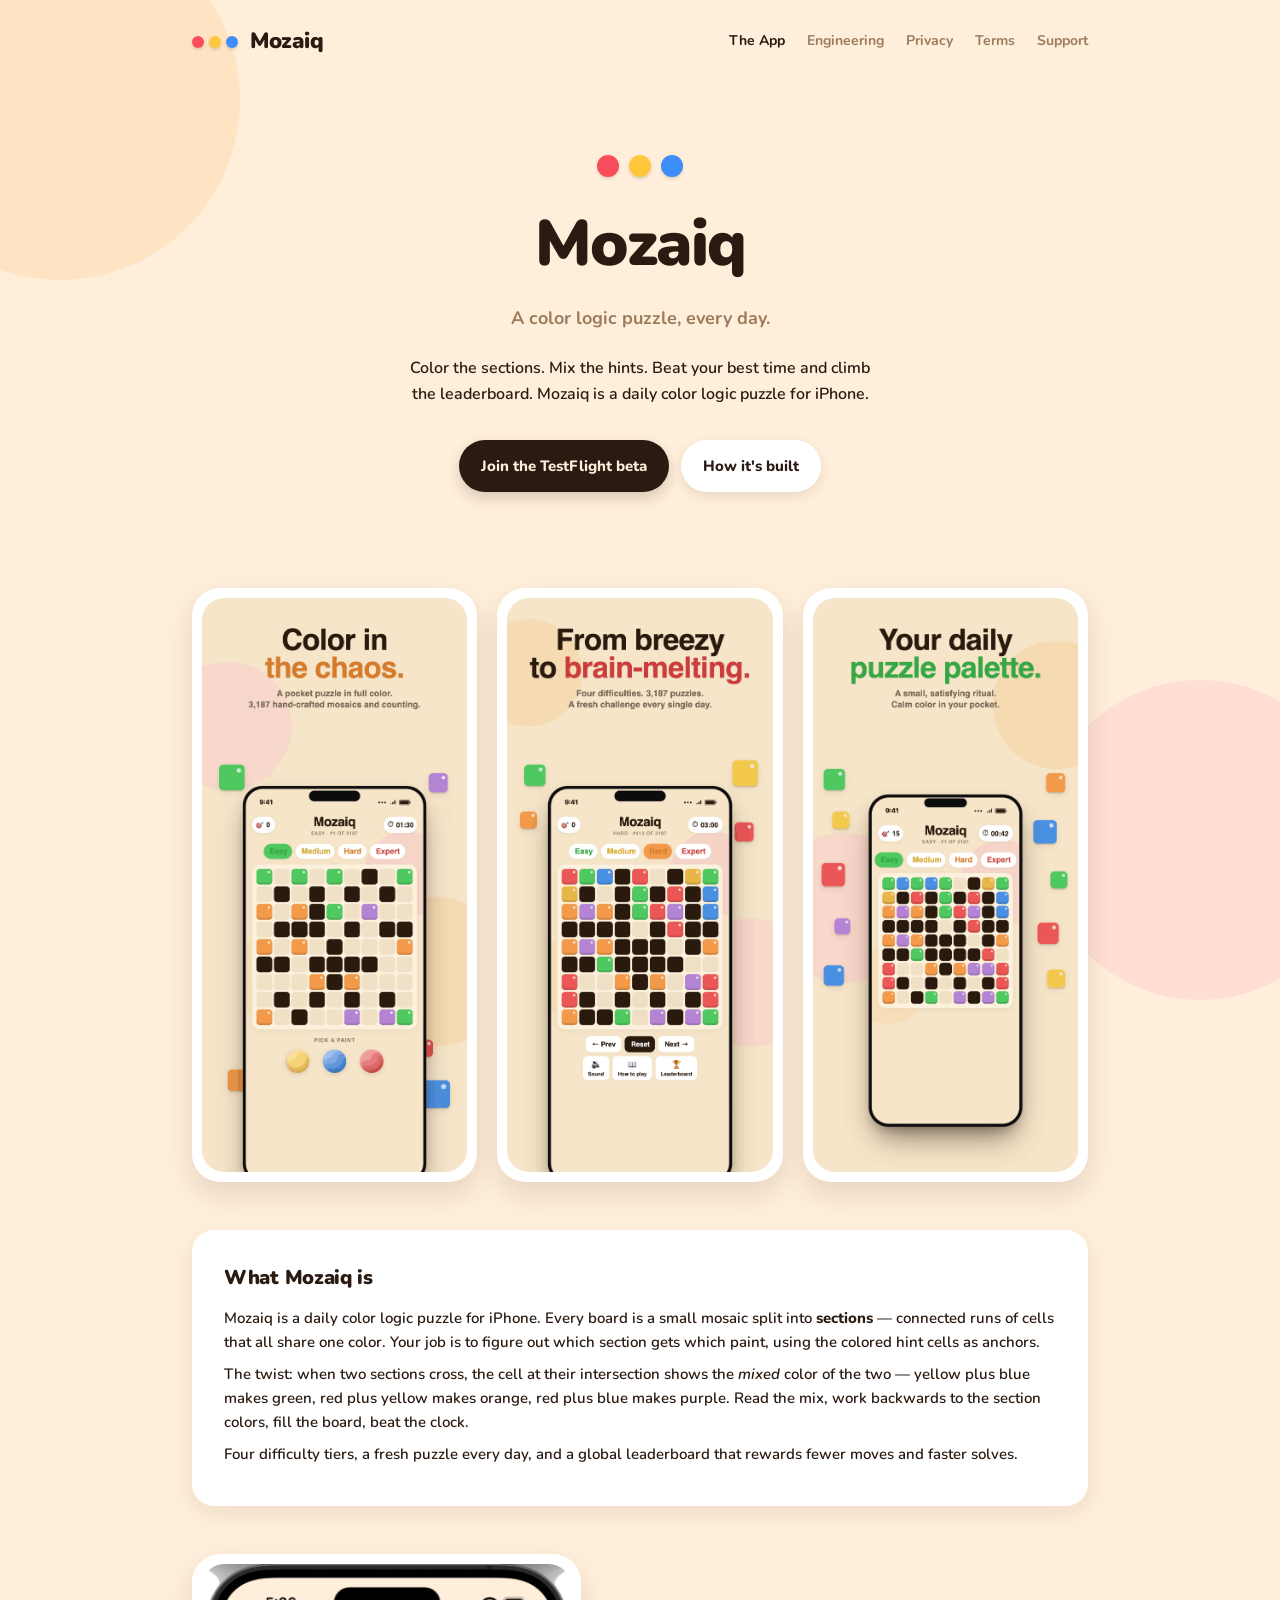
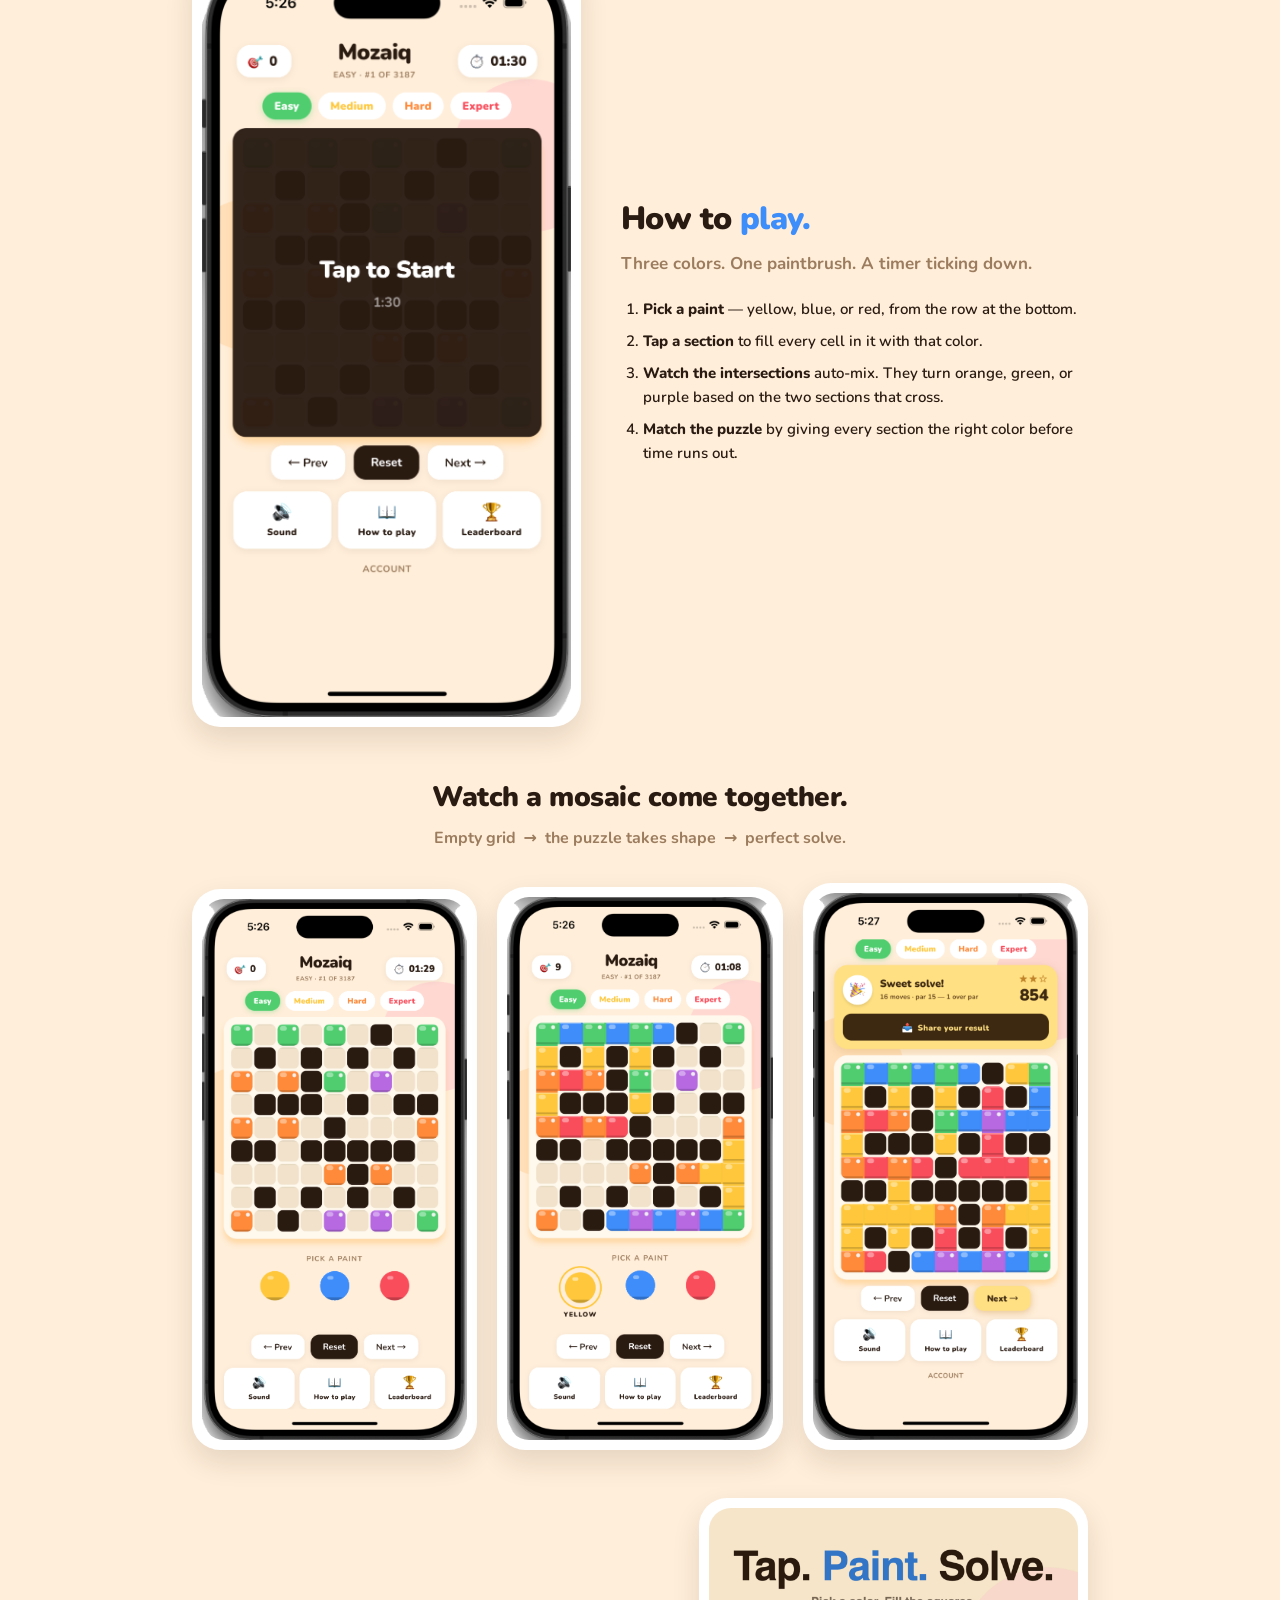
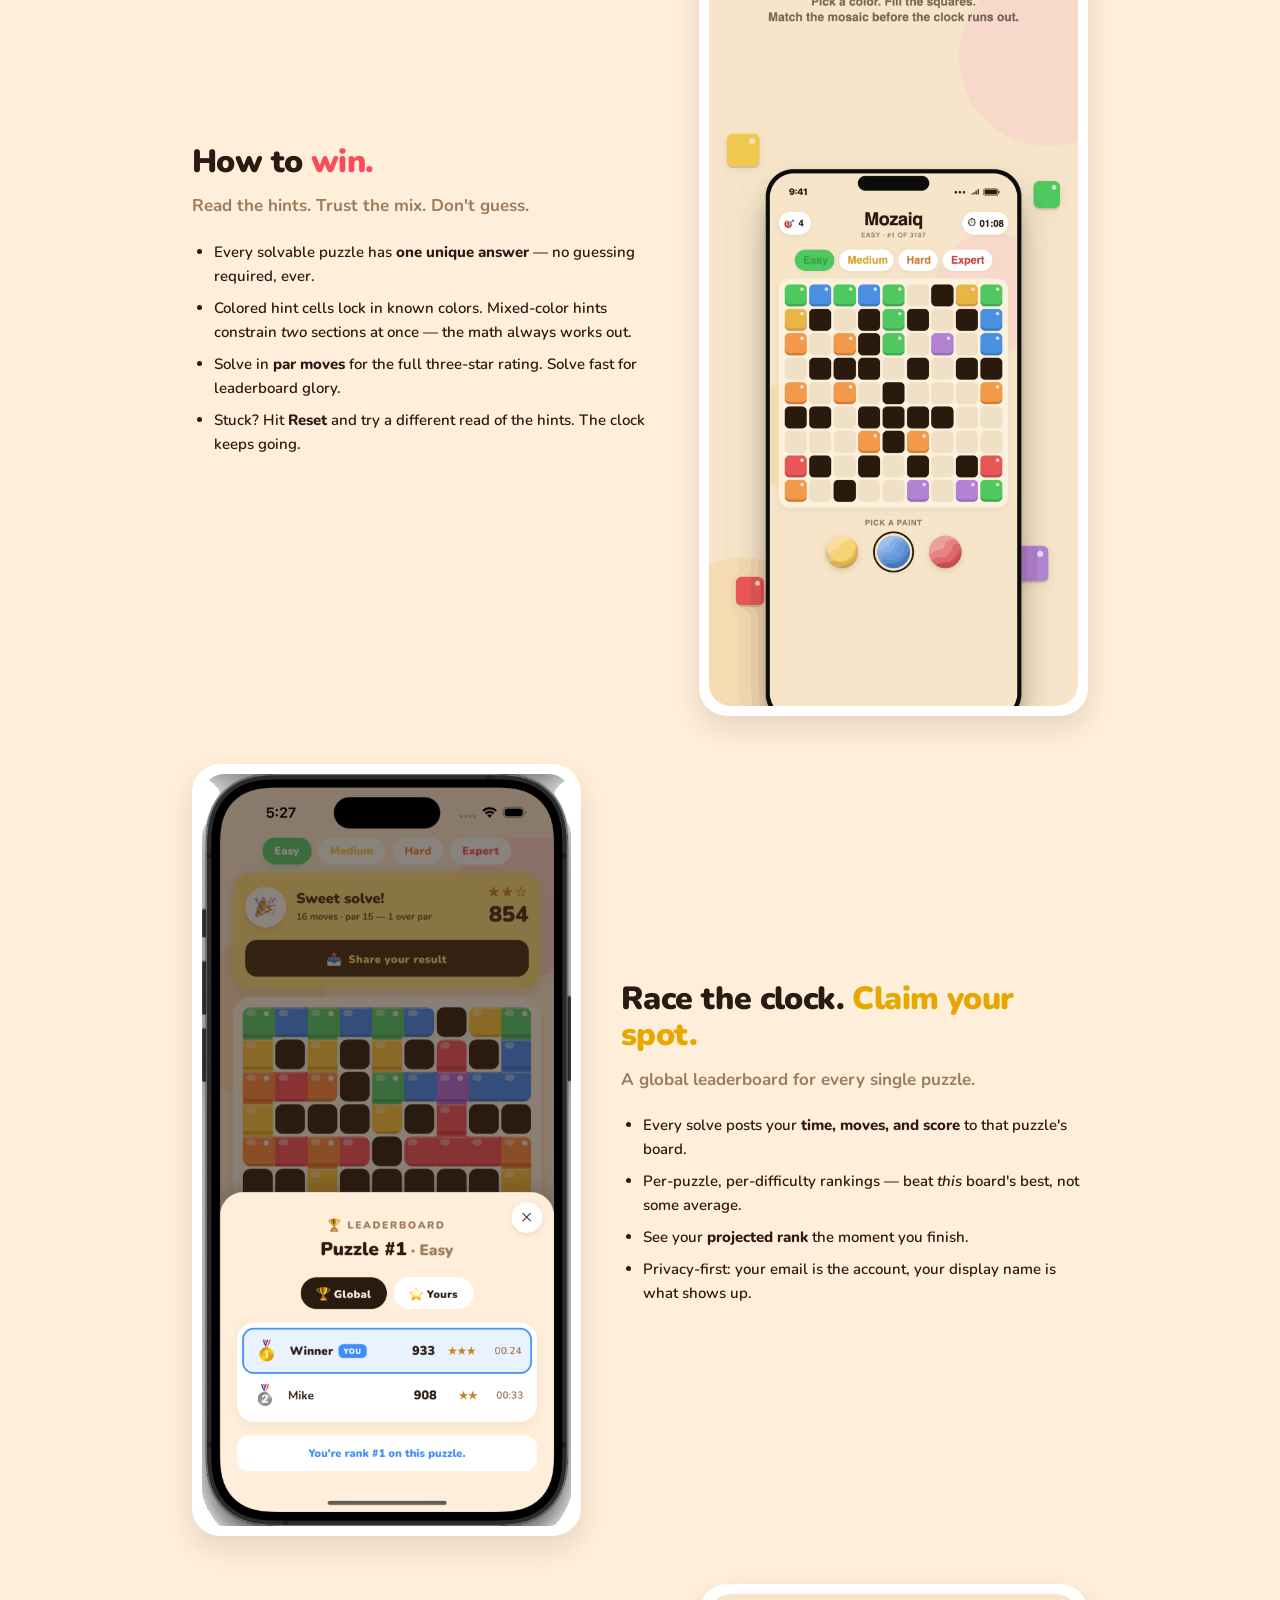
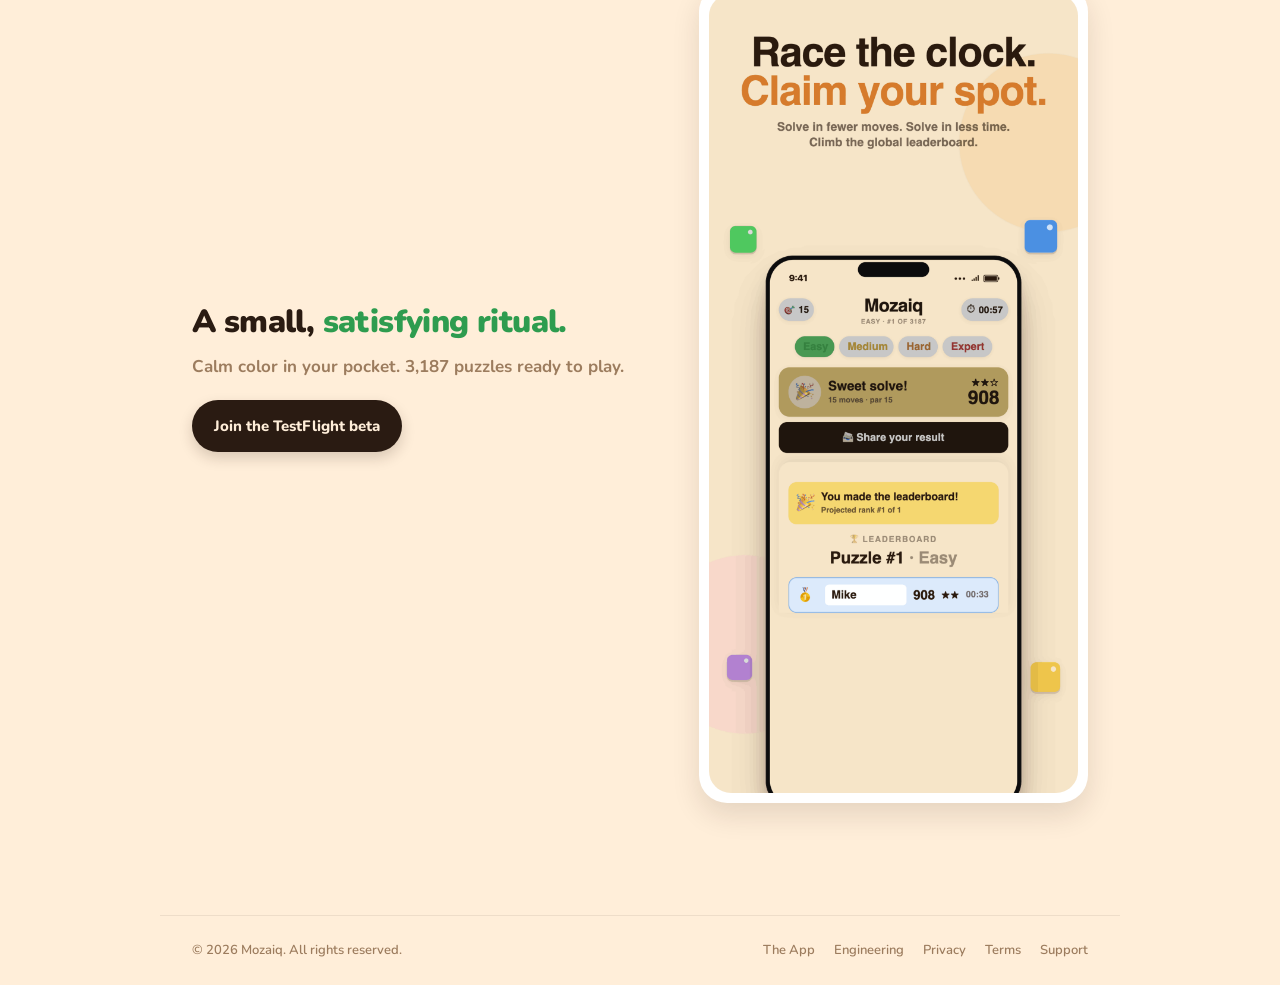
<file: index.html>
<!DOCTYPE html>
<html lang="en">
<head>
  <meta charset="UTF-8" />
  <meta name="viewport" content="width=device-width, initial-scale=1.0" />
  <title>Mozaiq — color logic puzzles</title>
  <meta name="description" content="A daily color logic puzzle game. Solve sections, mix hint colors, climb the leaderboard." />
  <link rel="preconnect" href="https://fonts.googleapis.com">
  <link rel="preconnect" href="https://fonts.gstatic.com" crossorigin>
  <link href="https://fonts.googleapis.com/css2?family=Nunito:wght@600;700;800;900&display=swap" rel="stylesheet">
  <link rel="stylesheet" href="style.css" />
  <link rel="icon" type="image/png" href="favicon.png" />
  <link rel="apple-touch-icon" href="favicon.png" />
</head>
<body>
  <nav class="nav">
    <a href="index.html" class="brand">
      <span class="brand-dots">
        <span class="d-r"></span>
        <span class="d-y"></span>
        <span class="d-b"></span>
      </span>
      <span class="brand-name">Mozaiq</span>
    </a>
    <div class="nav-links">
      <a href="index.html" class="active">The App</a>
      <a href="engineering.html">Engineering</a>
      <a href="privacy.html">Privacy</a>
      <a href="terms.html">Terms</a>
      <a href="support.html">Support</a>
    </div>
  </nav>

  <main class="wide">
    <section class="hero">
      <div class="brand-dots">
        <span class="d-r"></span>
        <span class="d-y"></span>
        <span class="d-b"></span>
      </div>
      <h1>Mozaiq</h1>
      <p class="tagline">A color logic puzzle, every day.</p>
      <p class="description">
        Color the sections. Mix the hints. Beat your best time and climb the
        leaderboard. Mozaiq is a daily color logic puzzle for iPhone.
      </p>
      <div class="cta-row">
        <!-- TODO: replace href="#" with real App Store / TestFlight URL when live -->
        <a href="#" class="btn">Join the TestFlight beta</a>
        <a href="engineering.html" class="btn btn-secondary">How it's built</a>
      </div>
    </section>

    <!-- Hero strip: 3 polished App Store promo frames -->
    <section class="screenshot-strip" aria-label="App Store promo screenshots">
      <div class="screenshot">
        <img src="assets/screenshots/mozaiq-promo-01.png" alt="Mozaiq promo: Color in the chaos" />
      </div>
      <div class="screenshot">
        <img src="assets/screenshots/mozaiq-promo-03.png" alt="Mozaiq promo: From breezy to brain-melting" />
      </div>
      <div class="screenshot">
        <img src="assets/screenshots/mozaiq-promo-05.png" alt="Mozaiq promo: Your daily puzzle palette" />
      </div>
    </section>

    <!-- What Mozaiq is -->
    <div class="card">
      <h2>What Mozaiq is</h2>
      <p>
        Mozaiq is a daily color logic puzzle for iPhone. Every board is a small mosaic
        split into <strong>sections</strong> — connected runs of cells that all share one color.
        Your job is to figure out which section gets which paint, using the colored hint
        cells as anchors.
      </p>
      <p>
        The twist: when two sections cross, the cell at their intersection shows the
        <em>mixed</em> color of the two — yellow plus blue makes green, red plus yellow
        makes orange, red plus blue makes purple. Read the mix, work backwards to the
        section colors, fill the board, beat the clock.
      </p>
      <p>
        Four difficulty tiers, a fresh puzzle every day, and a global leaderboard
        that rewards fewer moves and faster solves.
      </p>
    </div>

    <!-- How to play -->
    <section class="feature-row">
      <div class="feature-shot">
        <img src="assets/screenshots/pic%200.png" alt="Mozaiq main board — Tap to start" />
      </div>
      <div class="feature-copy">
        <h2>How to <span class="accent-b">play.</span></h2>
        <p class="lede">Three colors. One paintbrush. A timer ticking down.</p>
        <ol>
          <li><strong>Pick a paint</strong> — yellow, blue, or red, from the row at the bottom.</li>
          <li><strong>Tap a section</strong> to fill every cell in it with that color.</li>
          <li><strong>Watch the intersections</strong> auto-mix. They turn orange, green, or purple based on the two sections that cross.</li>
          <li><strong>Match the puzzle</strong> by giving every section the right color before time runs out.</li>
        </ol>
      </div>
    </section>

    <!-- Gameplay arc: empty → mid → completed -->
    <section class="arc">
      <h2 class="arc-title">Watch a mosaic come together.</h2>
      <p class="arc-sub">Empty grid &nbsp;→&nbsp; the puzzle takes shape &nbsp;→&nbsp; perfect solve.</p>
      <div class="screenshot-strip" aria-label="Gameplay progression: empty, mid-game, completed">
        <div class="screenshot">
          <img src="assets/screenshots/pic1.png" alt="Mozaiq board — empty starting state with hints only" />
        </div>
        <div class="screenshot">
          <img src="assets/screenshots/pic2.png" alt="Mozaiq board — mid-game, sections being filled in" />
        </div>
        <div class="screenshot">
          <img src="assets/screenshots/pic3.png" alt="Mozaiq board — completed, every section solved" />
        </div>
      </div>
    </section>

    <!-- How to win -->
    <section class="feature-row reverse">
      <div class="feature-shot">
        <img src="assets/screenshots/mozaiq-promo-02.png" alt="Mozaiq promo: Tap. Paint. Solve." />
      </div>
      <div class="feature-copy">
        <h2>How to <span class="accent-r">win.</span></h2>
        <p class="lede">Read the hints. Trust the mix. Don't guess.</p>
        <ul>
          <li>Every solvable puzzle has <strong>one unique answer</strong> — no guessing required, ever.</li>
          <li>Colored hint cells lock in known colors. Mixed-color hints constrain <em>two</em> sections at once — the math always works out.</li>
          <li>Solve in <strong>par moves</strong> for the full three-star rating. Solve fast for leaderboard glory.</li>
          <li>Stuck? Hit <strong>Reset</strong> and try a different read of the hints. The clock keeps going.</li>
        </ul>
      </div>
    </section>

    <!-- Leaderboard -->
    <section class="feature-row">
      <div class="feature-shot">
        <img src="assets/screenshots/pic%204.png" alt="Mozaiq leaderboard — projected rank after a solve" />
      </div>
      <div class="feature-copy">
        <h2>Race the clock. <span class="accent-y">Claim your spot.</span></h2>
        <p class="lede">A global leaderboard for every single puzzle.</p>
        <ul>
          <li>Every solve posts your <strong>time, moves, and score</strong> to that puzzle's board.</li>
          <li>Per-puzzle, per-difficulty rankings — beat <em>this</em> board's best, not some average.</li>
          <li>See your <strong>projected rank</strong> the moment you finish.</li>
          <li>Privacy-first: your email is the account, your display name is what shows up.</li>
        </ul>
      </div>
    </section>

    <!-- Closing -->
    <section class="feature-row reverse">
      <div class="feature-shot">
        <img src="assets/screenshots/mozaiq-promo-04.png" alt="Mozaiq promo: Race the clock, claim your spot" />
      </div>
      <div class="feature-copy">
        <h2>A small, <span class="accent-g">satisfying ritual.</span></h2>
        <p class="lede">Calm color in your pocket. 3,187 puzzles ready to play.</p>
        <div class="cta-row" style="justify-content: flex-start;">
          <!-- TODO: replace href="#" with real App Store / TestFlight URL when live -->
          <a href="#" class="btn">Join the TestFlight beta</a>
        </div>
      </div>
    </section>
  </main>

  <footer>
    <span>© <span id="year">2026</span> Mozaiq. All rights reserved.</span>
    <span>
      <a href="index.html">The App</a>
      <a href="engineering.html">Engineering</a>
      <a href="privacy.html">Privacy</a>
      <a href="terms.html">Terms</a>
      <a href="support.html">Support</a>
    </span>
  </footer>

  <script>document.getElementById('year').textContent = new Date().getFullYear();</script>
</body>
</html>
</file>
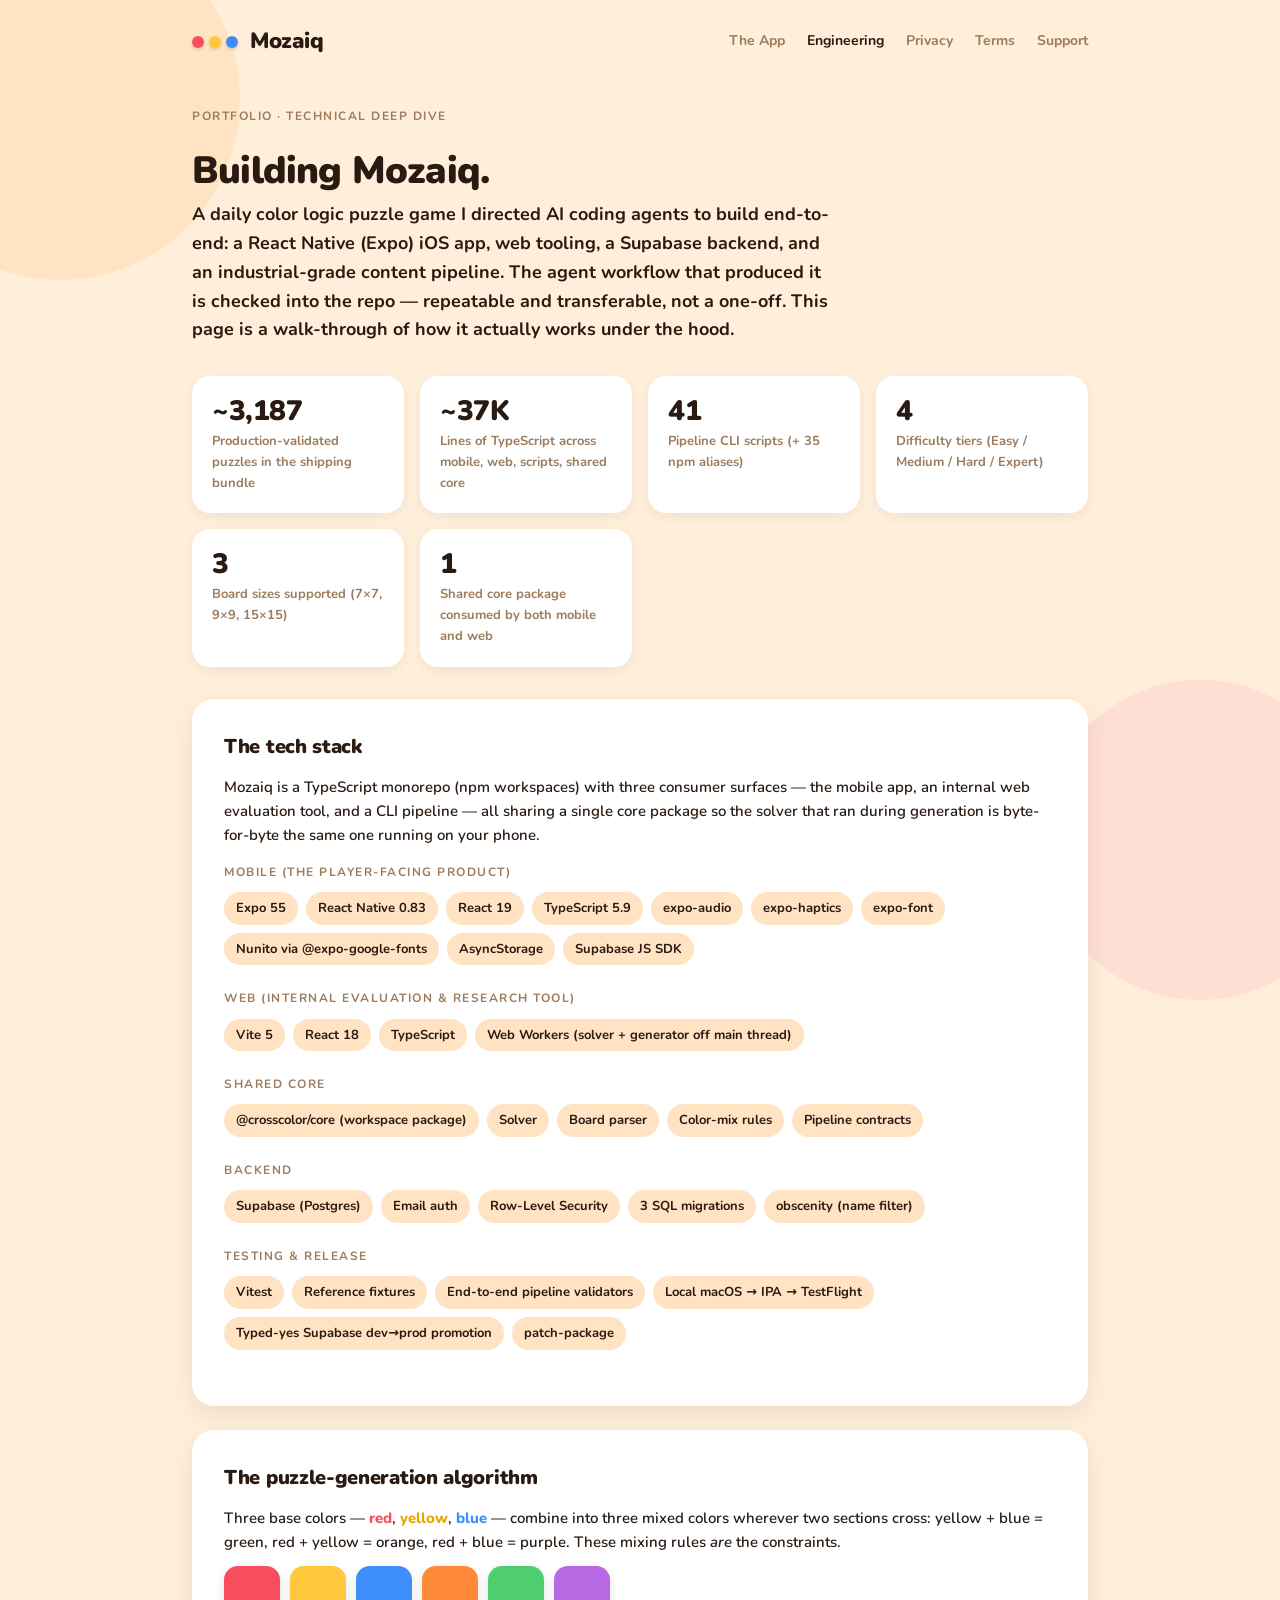
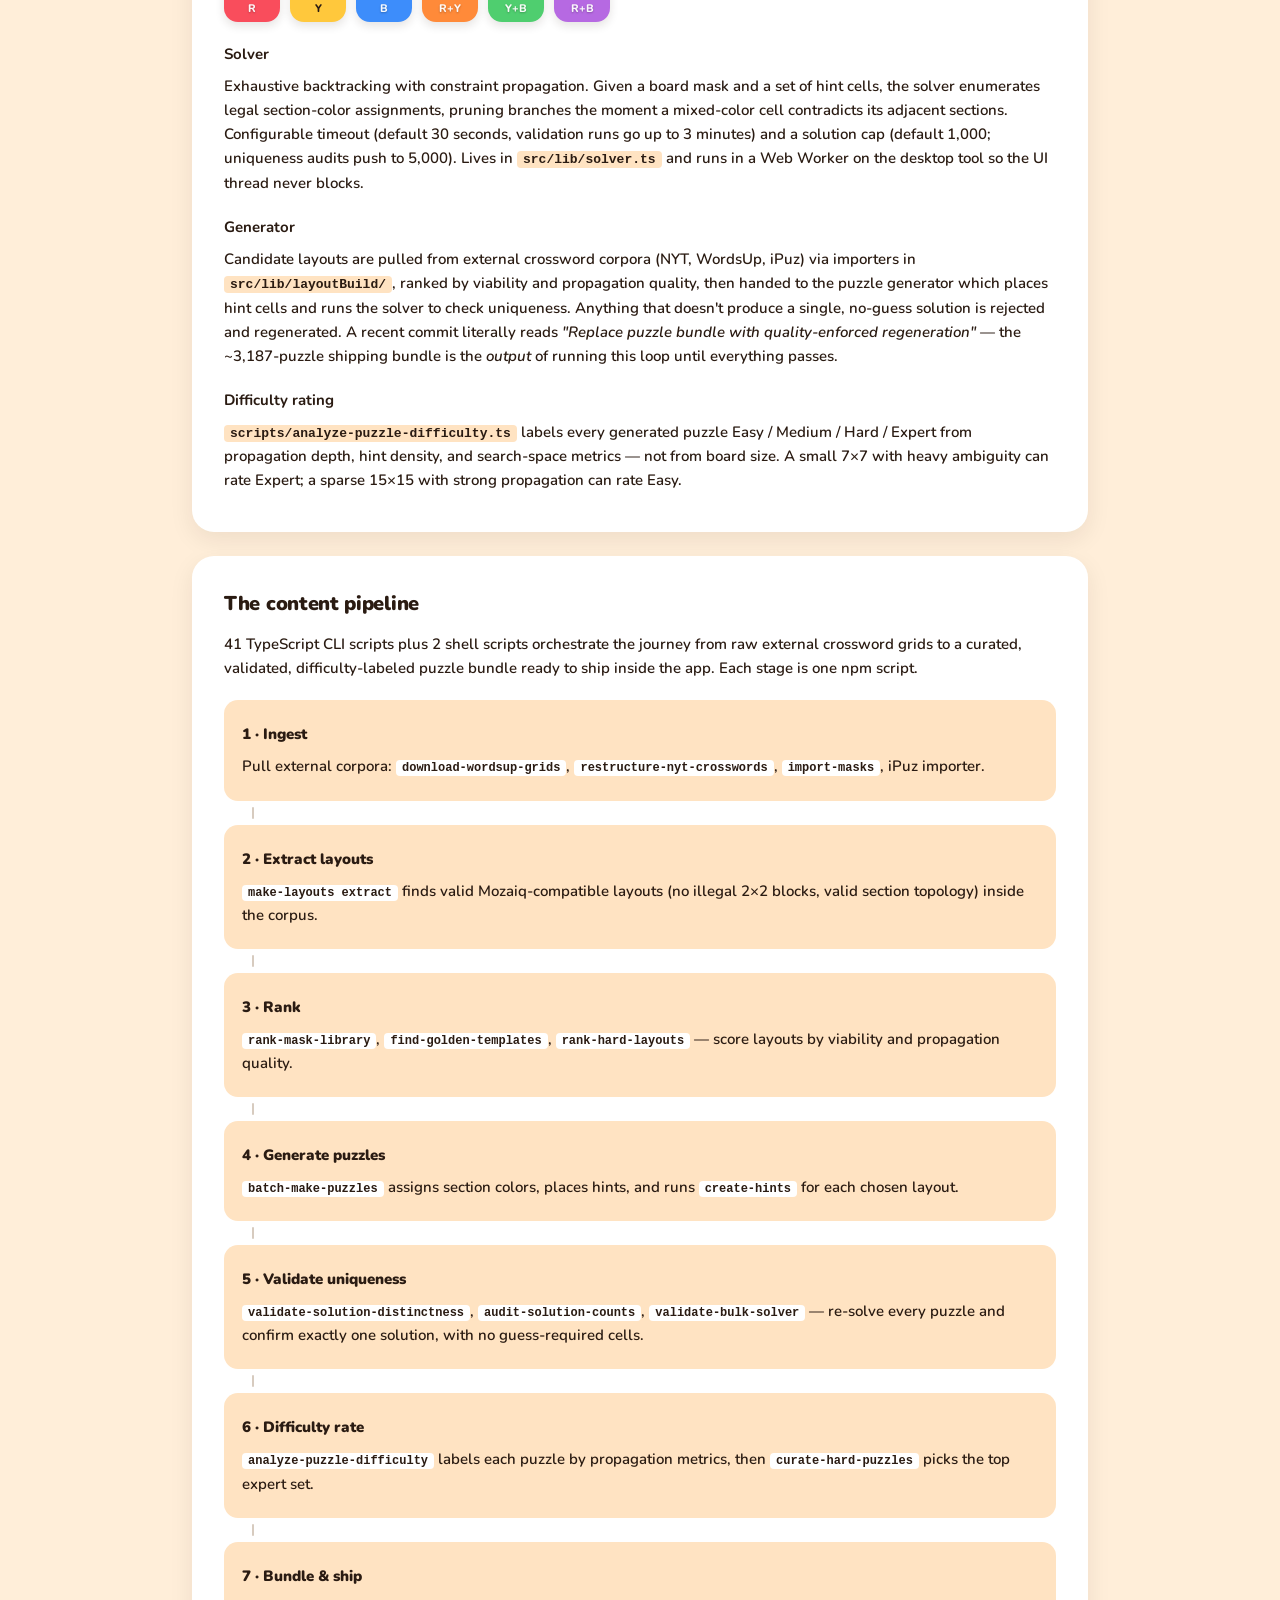
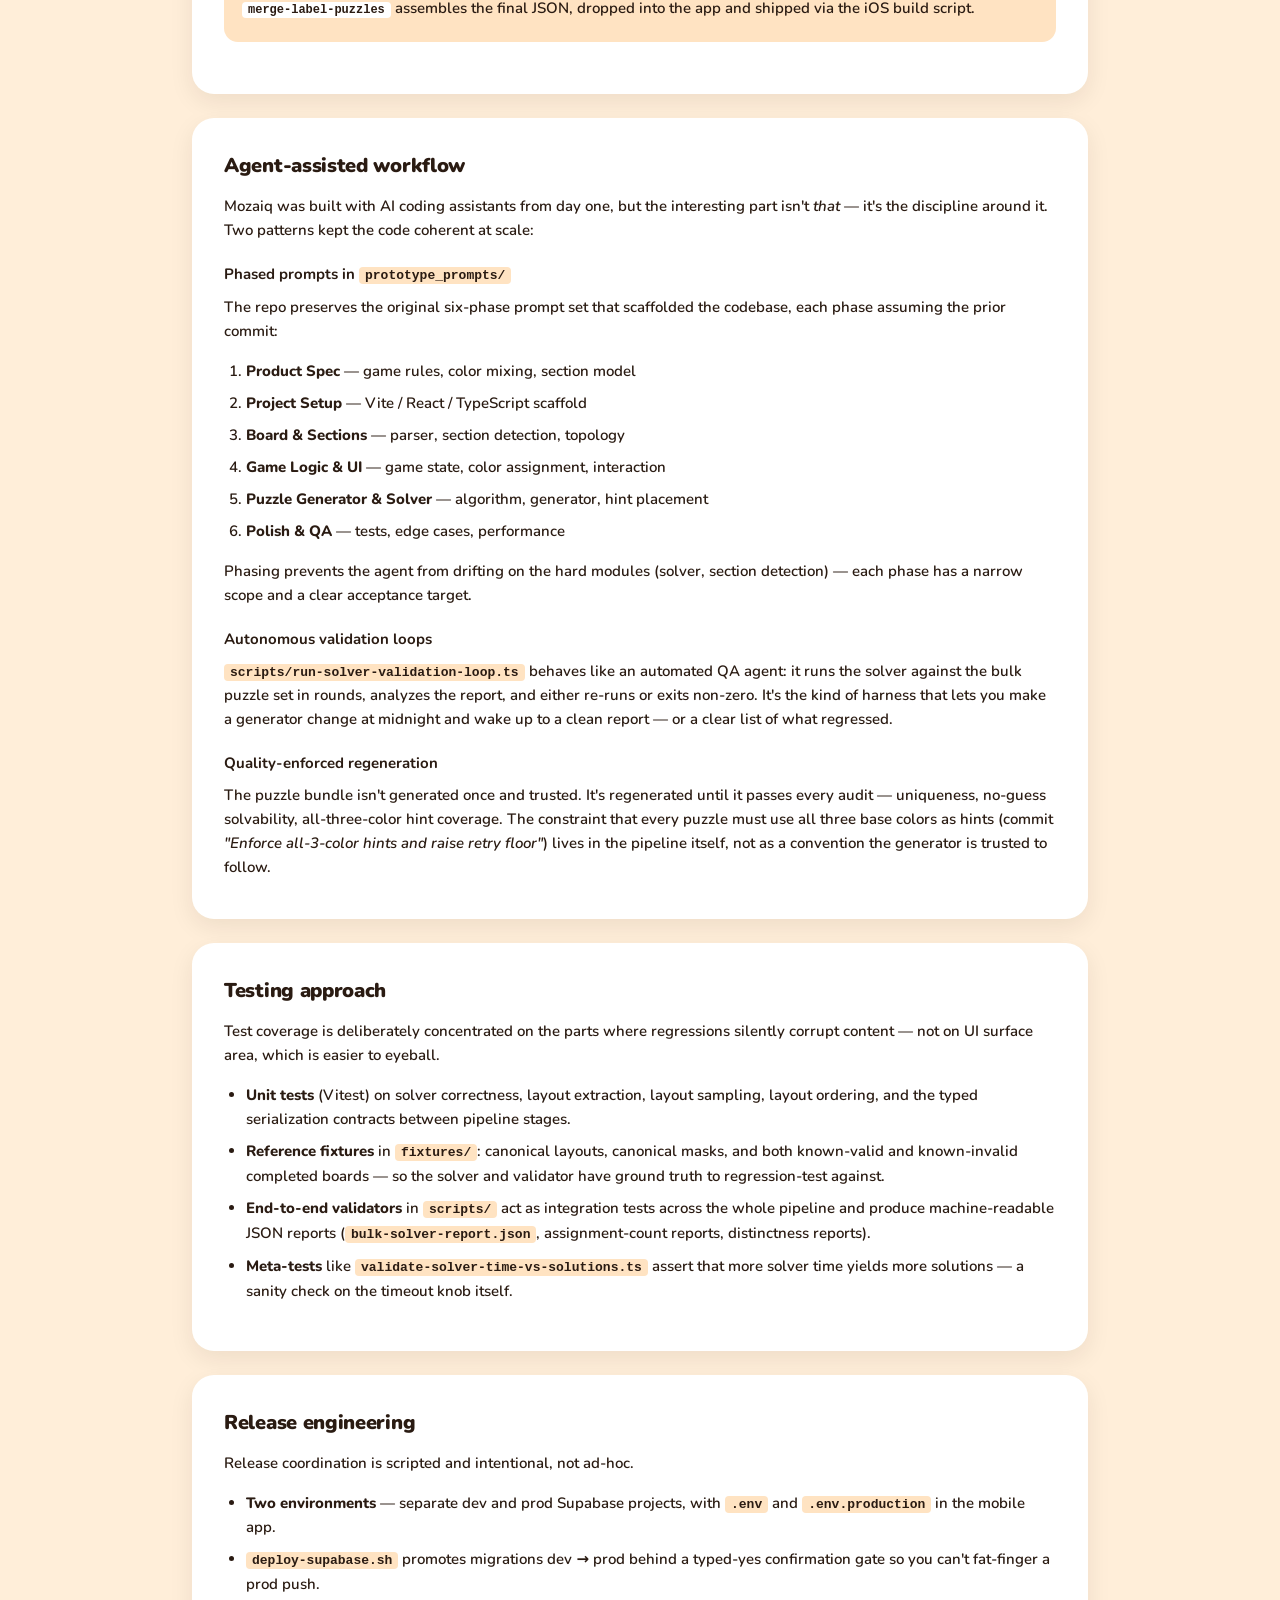
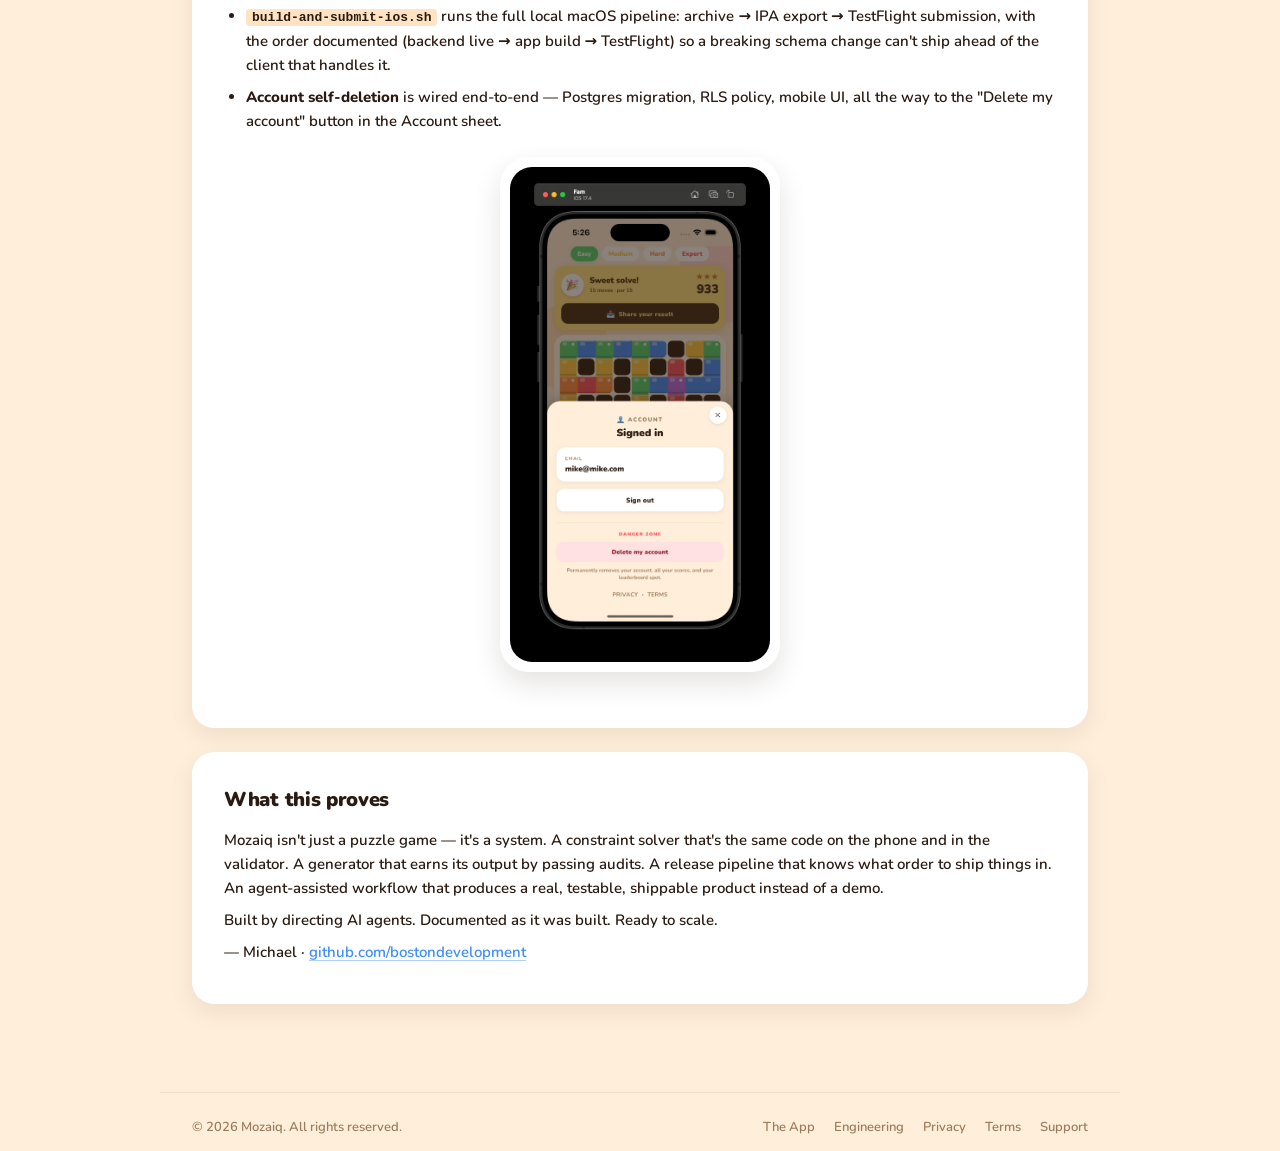
<file: engineering.html>
<!DOCTYPE html>
<html lang="en">
<head>
  <meta charset="UTF-8" />
  <meta name="viewport" content="width=device-width, initial-scale=1.0" />
  <title>Engineering — Mozaiq</title>
  <meta name="description" content="How Mozaiq is built: tech stack, puzzle-generation algorithm, automation pipeline, agent-assisted workflow, and testing approach." />
  <link rel="preconnect" href="https://fonts.googleapis.com">
  <link rel="preconnect" href="https://fonts.gstatic.com" crossorigin>
  <link href="https://fonts.googleapis.com/css2?family=Nunito:wght@600;700;800;900&display=swap" rel="stylesheet">
  <link rel="stylesheet" href="style.css" />
  <link rel="icon" type="image/png" href="favicon.png" />
  <link rel="apple-touch-icon" href="favicon.png" />
</head>
<body>
  <nav class="nav">
    <a href="index.html" class="brand">
      <span class="brand-dots">
        <span class="d-r"></span>
        <span class="d-y"></span>
        <span class="d-b"></span>
      </span>
      <span class="brand-name">Mozaiq</span>
    </a>
    <div class="nav-links">
      <a href="index.html">The App</a>
      <a href="engineering.html" class="active">Engineering</a>
      <a href="privacy.html">Privacy</a>
      <a href="terms.html">Terms</a>
      <a href="support.html">Support</a>
    </div>
  </nav>

  <main class="wide">
    <p class="page-kicker">Portfolio · Technical deep dive</p>
    <h1 class="page-title">Building Mozaiq.</h1>
    <p class="page-lede">
      A daily color logic puzzle game I directed AI coding agents to build
      end-to-end: a React Native (Expo) iOS app, web tooling, a Supabase backend,
      and an industrial-grade content pipeline. The agent workflow that produced
      it is checked into the repo — repeatable and transferable, not a one-off.
      This page is a walk-through of how it actually works under the hood.
    </p>

    <!-- At a glance -->
    <section class="stat-grid">
      <div class="stat">
        <p class="stat-num">~3,187</p>
        <p class="stat-label">Production-validated puzzles in the shipping bundle</p>
      </div>
      <div class="stat">
        <p class="stat-num">~37K</p>
        <p class="stat-label">Lines of TypeScript across mobile, web, scripts, shared core</p>
      </div>
      <div class="stat">
        <p class="stat-num">41</p>
        <p class="stat-label">Pipeline CLI scripts (+ 35 npm aliases)</p>
      </div>
      <div class="stat">
        <p class="stat-num">4</p>
        <p class="stat-label">Difficulty tiers (Easy / Medium / Hard / Expert)</p>
      </div>
      <div class="stat">
        <p class="stat-num">3</p>
        <p class="stat-label">Board sizes supported (7×7, 9×9, 15×15)</p>
      </div>
      <div class="stat">
        <p class="stat-num">1</p>
        <p class="stat-label">Shared core package consumed by both mobile and web</p>
      </div>
    </section>

    <!-- The tech stack -->
    <div class="card">
      <h2>The tech stack</h2>
      <p>
        Mozaiq is a TypeScript monorepo (npm workspaces) with three consumer surfaces
        — the mobile app, an internal web evaluation tool, and a CLI pipeline — all
        sharing a single core package so the solver that ran during generation is
        byte-for-byte the same one running on your phone.
      </p>

      <div class="stack-group">
        <h3>Mobile (the player-facing product)</h3>
        <div class="tech-tags">
          <span class="tech-tag">Expo 55</span>
          <span class="tech-tag">React Native 0.83</span>
          <span class="tech-tag">React 19</span>
          <span class="tech-tag">TypeScript 5.9</span>
          <span class="tech-tag">expo-audio</span>
          <span class="tech-tag">expo-haptics</span>
          <span class="tech-tag">expo-font</span>
          <span class="tech-tag">Nunito via @expo-google-fonts</span>
          <span class="tech-tag">AsyncStorage</span>
          <span class="tech-tag">Supabase JS SDK</span>
        </div>
      </div>

      <div class="stack-group">
        <h3>Web (internal evaluation &amp; research tool)</h3>
        <div class="tech-tags">
          <span class="tech-tag">Vite 5</span>
          <span class="tech-tag">React 18</span>
          <span class="tech-tag">TypeScript</span>
          <span class="tech-tag">Web Workers (solver + generator off main thread)</span>
        </div>
      </div>

      <div class="stack-group">
        <h3>Shared core</h3>
        <div class="tech-tags">
          <span class="tech-tag">@crosscolor/core (workspace package)</span>
          <span class="tech-tag">Solver</span>
          <span class="tech-tag">Board parser</span>
          <span class="tech-tag">Color-mix rules</span>
          <span class="tech-tag">Pipeline contracts</span>
        </div>
      </div>

      <div class="stack-group">
        <h3>Backend</h3>
        <div class="tech-tags">
          <span class="tech-tag">Supabase (Postgres)</span>
          <span class="tech-tag">Email auth</span>
          <span class="tech-tag">Row-Level Security</span>
          <span class="tech-tag">3 SQL migrations</span>
          <span class="tech-tag">obscenity (name filter)</span>
        </div>
      </div>

      <div class="stack-group">
        <h3>Testing &amp; release</h3>
        <div class="tech-tags">
          <span class="tech-tag">Vitest</span>
          <span class="tech-tag">Reference fixtures</span>
          <span class="tech-tag">End-to-end pipeline validators</span>
          <span class="tech-tag">Local macOS → IPA → TestFlight</span>
          <span class="tech-tag">Typed-yes Supabase dev→prod promotion</span>
          <span class="tech-tag">patch-package</span>
        </div>
      </div>
    </div>

    <!-- The algorithm -->
    <div class="card">
      <h2>The puzzle-generation algorithm</h2>

      <p>
        Three base colors — <span class="accent-r"><strong>red</strong></span>,
        <span class="accent-y"><strong>yellow</strong></span>,
        <span class="accent-b"><strong>blue</strong></span> — combine into three mixed colors
        wherever two sections cross: yellow + blue = green, red + yellow = orange,
        red + blue = purple. These mixing rules <em>are</em> the constraints.
      </p>

      <div class="swatch-row" aria-hidden="true">
        <div class="swatch" style="background: #F94D5C;">R</div>
        <div class="swatch" style="background: #FFC83C; color: #2A1B12; text-shadow:none;">Y</div>
        <div class="swatch" style="background: #3D8DFB;">B</div>
        <div class="swatch" style="background: #FF8A39;">R+Y</div>
        <div class="swatch" style="background: #4FCE6F;">Y+B</div>
        <div class="swatch" style="background: #B669E2;">R+B</div>
      </div>

      <h3>Solver</h3>
      <p>
        Exhaustive backtracking with constraint propagation. Given a board mask and
        a set of hint cells, the solver enumerates legal section-color assignments,
        pruning branches the moment a mixed-color cell contradicts its adjacent
        sections. Configurable timeout (default 30 seconds, validation runs go up
        to 3 minutes) and a solution cap (default 1,000; uniqueness audits push to
        5,000). Lives in <code class="path">src/lib/solver.ts</code> and runs in a
        Web Worker on the desktop tool so the UI thread never blocks.
      </p>

      <h3>Generator</h3>
      <p>
        Candidate layouts are pulled from external crossword corpora (NYT,
        WordsUp, iPuz) via importers in <code class="path">src/lib/layoutBuild/</code>,
        ranked by viability and propagation quality, then handed to the puzzle
        generator which places hint cells and runs the solver to check uniqueness.
        Anything that doesn't produce a single, no-guess solution is rejected and
        regenerated. A recent commit literally reads
        <em>"Replace puzzle bundle with quality-enforced regeneration"</em> — the
        ~3,187-puzzle shipping bundle is the <em>output</em> of running this loop
        until everything passes.
      </p>

      <h3>Difficulty rating</h3>
      <p>
        <code class="path">scripts/analyze-puzzle-difficulty.ts</code> labels every
        generated puzzle Easy / Medium / Hard / Expert from propagation depth, hint
        density, and search-space metrics — not from board size. A small 7×7 with
        heavy ambiguity can rate Expert; a sparse 15×15 with strong propagation
        can rate Easy.
      </p>
    </div>

    <!-- The pipeline -->
    <div class="card">
      <h2>The content pipeline</h2>
      <p>
        41 TypeScript CLI scripts plus 2 shell scripts orchestrate the journey from
        raw external crossword grids to a curated, validated, difficulty-labeled
        puzzle bundle ready to ship inside the app. Each stage is one npm script.
      </p>

      <div class="pipeline">
        <div class="pipeline-stage">
          <p class="pipeline-stage-name">1 · Ingest</p>
          <p class="pipeline-stage-detail">
            Pull external corpora: <code>download-wordsup-grids</code>,
            <code>restructure-nyt-crosswords</code>, <code>import-masks</code>,
            iPuz importer.
          </p>
        </div>
        <div class="pipeline-stage">
          <p class="pipeline-stage-name">2 · Extract layouts</p>
          <p class="pipeline-stage-detail">
            <code>make-layouts extract</code> finds valid Mozaiq-compatible layouts
            (no illegal 2×2 blocks, valid section topology) inside the corpus.
          </p>
        </div>
        <div class="pipeline-stage">
          <p class="pipeline-stage-name">3 · Rank</p>
          <p class="pipeline-stage-detail">
            <code>rank-mask-library</code>, <code>find-golden-templates</code>,
            <code>rank-hard-layouts</code> — score layouts by viability and
            propagation quality.
          </p>
        </div>
        <div class="pipeline-stage">
          <p class="pipeline-stage-name">4 · Generate puzzles</p>
          <p class="pipeline-stage-detail">
            <code>batch-make-puzzles</code> assigns section colors, places hints,
            and runs <code>create-hints</code> for each chosen layout.
          </p>
        </div>
        <div class="pipeline-stage">
          <p class="pipeline-stage-name">5 · Validate uniqueness</p>
          <p class="pipeline-stage-detail">
            <code>validate-solution-distinctness</code>,
            <code>audit-solution-counts</code>,
            <code>validate-bulk-solver</code> — re-solve every puzzle and confirm
            exactly one solution, with no guess-required cells.
          </p>
        </div>
        <div class="pipeline-stage">
          <p class="pipeline-stage-name">6 · Difficulty rate</p>
          <p class="pipeline-stage-detail">
            <code>analyze-puzzle-difficulty</code> labels each puzzle by propagation
            metrics, then <code>curate-hard-puzzles</code> picks the top expert set.
          </p>
        </div>
        <div class="pipeline-stage">
          <p class="pipeline-stage-name">7 · Bundle &amp; ship</p>
          <p class="pipeline-stage-detail">
            <code>merge-label-puzzles</code> assembles the final JSON, dropped into
            the app and shipped via the iOS build script.
          </p>
        </div>
      </div>
    </div>

    <!-- Agent-assisted workflow -->
    <div class="card">
      <h2>Agent-assisted workflow</h2>
      <p>
        Mozaiq was built with AI coding assistants from day one, but the interesting
        part isn't <em>that</em> — it's the discipline around it. Two patterns kept
        the code coherent at scale:
      </p>

      <h3>Phased prompts in <code class="path">prototype_prompts/</code></h3>
      <p>
        The repo preserves the original six-phase prompt set that scaffolded the
        codebase, each phase assuming the prior commit:
      </p>
      <ol>
        <li><strong>Product Spec</strong> — game rules, color mixing, section model</li>
        <li><strong>Project Setup</strong> — Vite / React / TypeScript scaffold</li>
        <li><strong>Board &amp; Sections</strong> — parser, section detection, topology</li>
        <li><strong>Game Logic &amp; UI</strong> — game state, color assignment, interaction</li>
        <li><strong>Puzzle Generator &amp; Solver</strong> — algorithm, generator, hint placement</li>
        <li><strong>Polish &amp; QA</strong> — tests, edge cases, performance</li>
      </ol>
      <p>
        Phasing prevents the agent from drifting on the hard modules (solver,
        section detection) — each phase has a narrow scope and a clear acceptance
        target.
      </p>

      <h3>Autonomous validation loops</h3>
      <p>
        <code class="path">scripts/run-solver-validation-loop.ts</code> behaves like
        an automated QA agent: it runs the solver against the bulk puzzle set in
        rounds, analyzes the report, and either re-runs or exits non-zero. It's
        the kind of harness that lets you make a generator change at midnight and
        wake up to a clean report — or a clear list of what regressed.
      </p>

      <h3>Quality-enforced regeneration</h3>
      <p>
        The puzzle bundle isn't generated once and trusted. It's regenerated until
        it passes every audit — uniqueness, no-guess solvability, all-three-color
        hint coverage. The constraint that every puzzle must use all three base
        colors as hints (commit <em>"Enforce all-3-color hints and raise retry
        floor"</em>) lives in the pipeline itself, not as a convention the
        generator is trusted to follow.
      </p>
    </div>

    <!-- Testing -->
    <div class="card">
      <h2>Testing approach</h2>
      <p>
        Test coverage is deliberately concentrated on the parts where regressions
        silently corrupt content — not on UI surface area, which is easier to eyeball.
      </p>
      <ul>
        <li>
          <strong>Unit tests</strong> (Vitest) on solver correctness, layout
          extraction, layout sampling, layout ordering, and the typed serialization
          contracts between pipeline stages.
        </li>
        <li>
          <strong>Reference fixtures</strong> in <code class="path">fixtures/</code>:
          canonical layouts, canonical masks, and both known-valid and known-invalid
          completed boards — so the solver and validator have ground truth to
          regression-test against.
        </li>
        <li>
          <strong>End-to-end validators</strong> in <code class="path">scripts/</code>
          act as integration tests across the whole pipeline and produce
          machine-readable JSON reports
          (<code class="path">bulk-solver-report.json</code>, assignment-count
          reports, distinctness reports).
        </li>
        <li>
          <strong>Meta-tests</strong> like
          <code class="path">validate-solver-time-vs-solutions.ts</code> assert
          that more solver time yields more solutions — a sanity check on the
          timeout knob itself.
        </li>
      </ul>
    </div>

    <!-- Release engineering -->
    <div class="card">
      <h2>Release engineering</h2>
      <p>
        Release coordination is scripted and intentional, not ad-hoc.
      </p>
      <ul>
        <li>
          <strong>Two environments</strong> — separate dev and prod Supabase
          projects, with <code class="path">.env</code> and
          <code class="path">.env.production</code> in the mobile app.
        </li>
        <li>
          <strong><code class="path">deploy-supabase.sh</code></strong> promotes
          migrations dev → prod behind a typed-yes confirmation gate so you can't
          fat-finger a prod push.
        </li>
        <li>
          <strong><code class="path">build-and-submit-ios.sh</code></strong> runs
          the full local macOS pipeline: archive → IPA export → TestFlight
          submission, with the order documented (backend live → app build →
          TestFlight) so a breaking schema change can't ship ahead of the client
          that handles it.
        </li>
        <li>
          <strong>Account self-deletion</strong> is wired end-to-end — Postgres
          migration, RLS policy, mobile UI, all the way to the "Delete my account"
          button in the Account sheet.
        </li>
      </ul>

      <div class="inline-shot">
        <img src="assets/screenshots/sign%20out.png" alt="Mozaiq Account sheet — signed-in state with sign out and self-delete" />
      </div>
    </div>

    <!-- Closing -->
    <div class="card">
      <h2>What this proves</h2>
      <p>
        Mozaiq isn't just a puzzle game — it's a system. A constraint solver that's
        the same code on the phone and in the validator. A generator that earns its
        output by passing audits. A release pipeline that knows what order to ship
        things in. An agent-assisted workflow that produces a real, testable, shippable
        product instead of a demo.
      </p>
      <p>
        Built by directing AI agents. Documented as it was built. Ready to scale.
      </p>
      <p>
        — Michael ·
        <a href="https://github.com/bostondevelopment/" target="_blank" rel="noopener">github.com/bostondevelopment</a>
      </p>
    </div>
  </main>

  <footer>
    <span>© <span id="year">2026</span> Mozaiq. All rights reserved.</span>
    <span>
      <a href="index.html">The App</a>
      <a href="engineering.html">Engineering</a>
      <a href="privacy.html">Privacy</a>
      <a href="terms.html">Terms</a>
      <a href="support.html">Support</a>
    </span>
  </footer>

  <script>document.getElementById('year').textContent = new Date().getFullYear();</script>
</body>
</html>
</file>
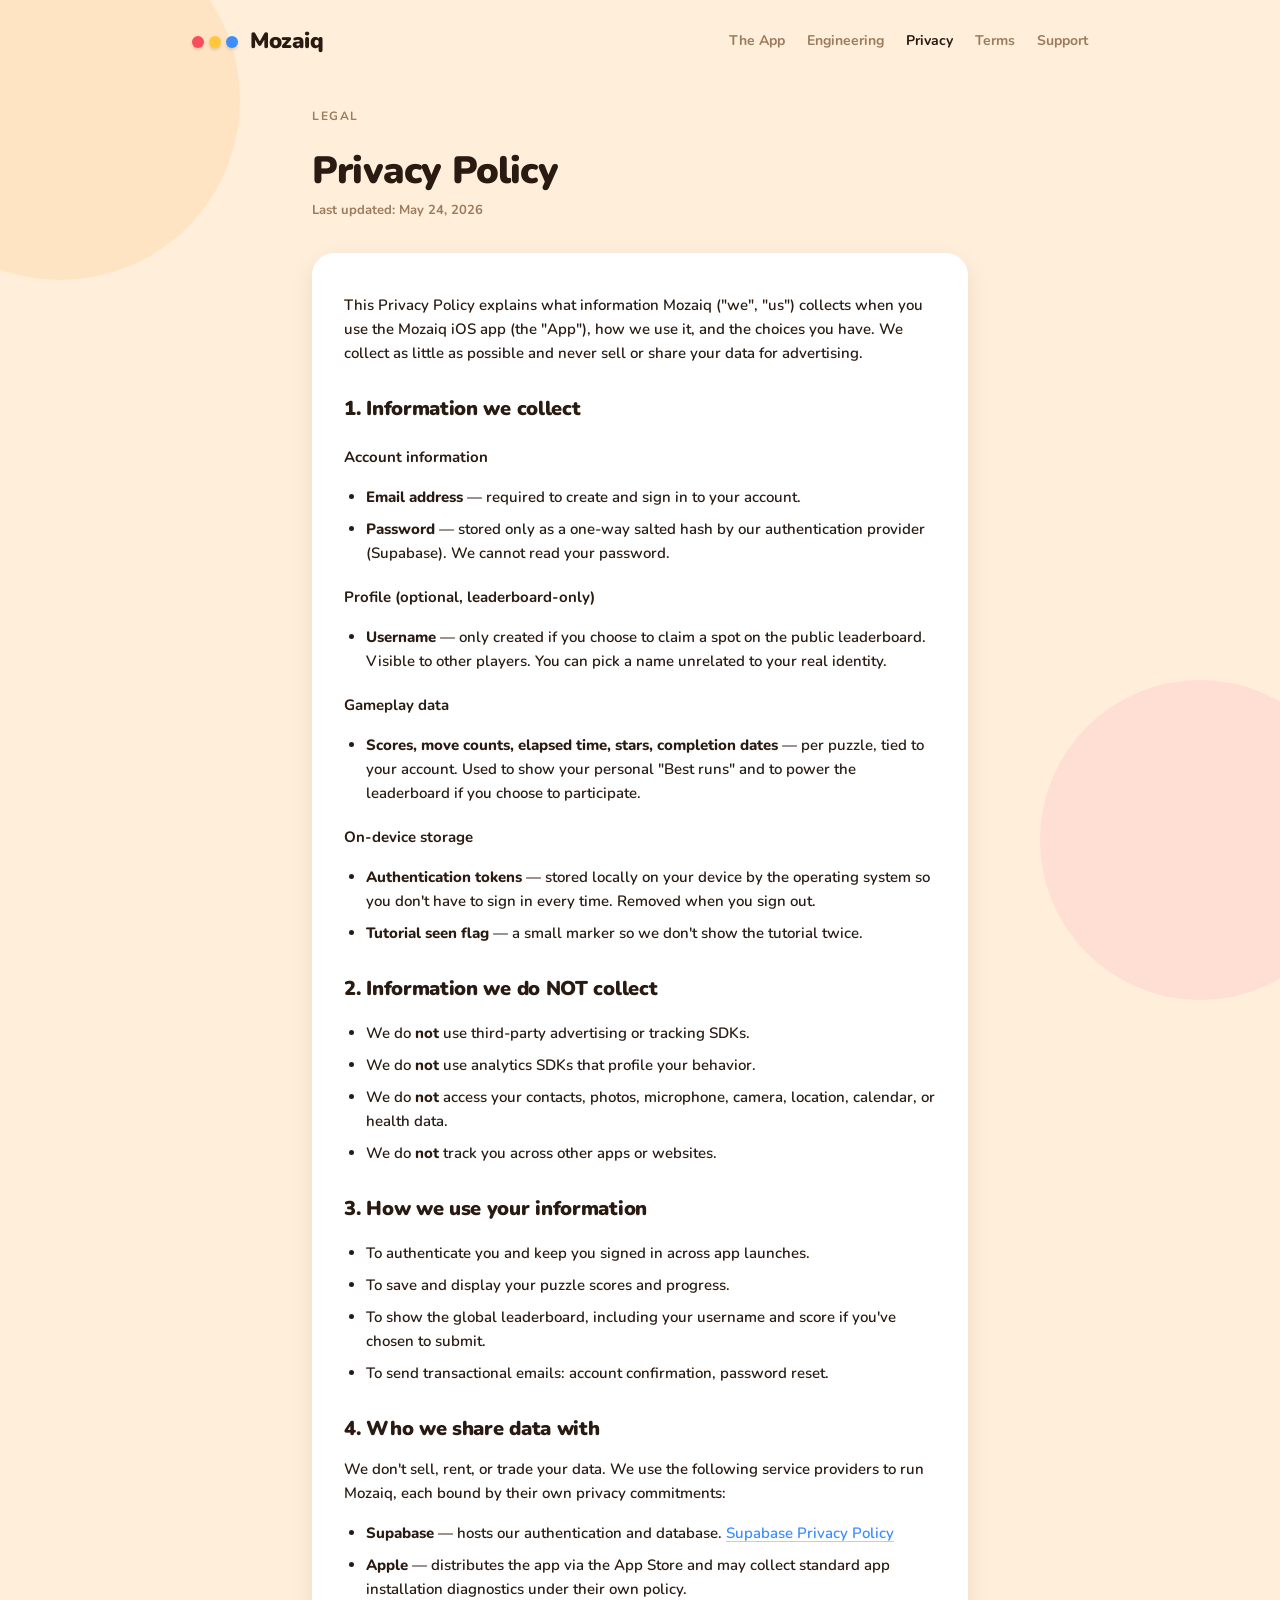
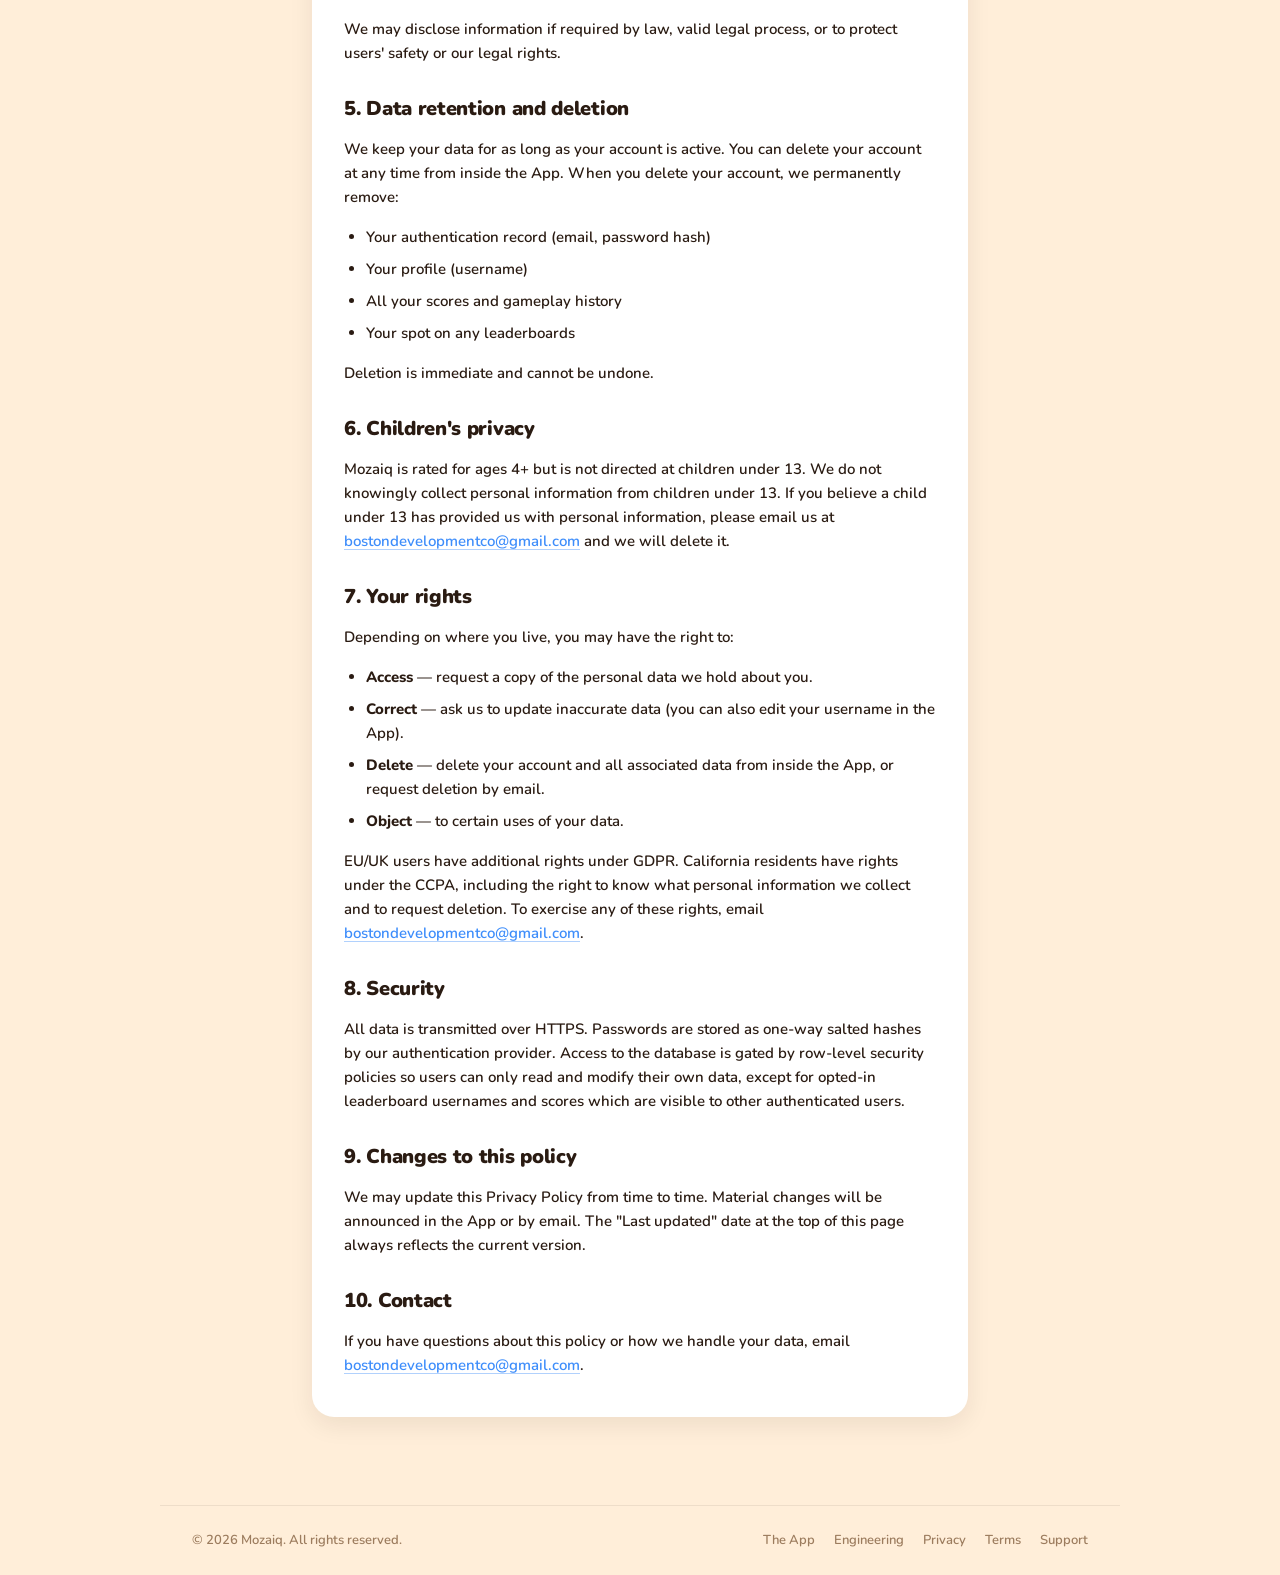
<file: privacy.html>
<!DOCTYPE html>
<html lang="en">
<head>
  <meta charset="UTF-8" />
  <meta name="viewport" content="width=device-width, initial-scale=1.0" />
  <title>Privacy Policy — Mozaiq</title>
  <meta name="description" content="Mozaiq privacy policy: what data we collect, how we use it, and your rights." />
  <link rel="preconnect" href="https://fonts.googleapis.com">
  <link rel="preconnect" href="https://fonts.gstatic.com" crossorigin>
  <link href="https://fonts.googleapis.com/css2?family=Nunito:wght@600;700;800;900&display=swap" rel="stylesheet">
  <link rel="stylesheet" href="style.css" />
  <link rel="icon" type="image/png" href="favicon.png" />
  <link rel="apple-touch-icon" href="favicon.png" />
</head>
<body>
  <nav class="nav">
    <a href="index.html" class="brand">
      <span class="brand-dots">
        <span class="d-r"></span>
        <span class="d-y"></span>
        <span class="d-b"></span>
      </span>
      <span class="brand-name">Mozaiq</span>
    </a>
    <div class="nav-links">
      <a href="index.html">The App</a>
      <a href="engineering.html">Engineering</a>
      <a href="privacy.html" class="active">Privacy</a>
      <a href="terms.html">Terms</a>
      <a href="support.html">Support</a>
    </div>
  </nav>

  <main>
    <p class="page-kicker">Legal</p>
    <h1 class="page-title">Privacy Policy</h1>
    <p class="page-updated">Last updated: <span id="updated">May 24, 2026</span></p>

    <div class="card">
      <p>
        This Privacy Policy explains what information Mozaiq ("we", "us") collects when
        you use the Mozaiq iOS app (the "App"), how we use it, and the choices you have.
        We collect as little as possible and never sell or share your data for advertising.
      </p>

      <h2>1. Information we collect</h2>

      <h3>Account information</h3>
      <ul>
        <li><strong>Email address</strong> — required to create and sign in to your account.</li>
        <li><strong>Password</strong> — stored only as a one-way salted hash by our authentication
          provider (Supabase). We cannot read your password.</li>
      </ul>

      <h3>Profile (optional, leaderboard-only)</h3>
      <ul>
        <li><strong>Username</strong> — only created if you choose to claim a spot on the
          public leaderboard. Visible to other players. You can pick a name unrelated to
          your real identity.</li>
      </ul>

      <h3>Gameplay data</h3>
      <ul>
        <li><strong>Scores, move counts, elapsed time, stars, completion dates</strong> —
          per puzzle, tied to your account. Used to show your personal "Best runs" and to
          power the leaderboard if you choose to participate.</li>
      </ul>

      <h3>On-device storage</h3>
      <ul>
        <li><strong>Authentication tokens</strong> — stored locally on your device by the
          operating system so you don't have to sign in every time. Removed when you sign out.</li>
        <li><strong>Tutorial seen flag</strong> — a small marker so we don't show the tutorial
          twice.</li>
      </ul>

      <h2>2. Information we do NOT collect</h2>
      <ul>
        <li>We do <strong>not</strong> use third-party advertising or tracking SDKs.</li>
        <li>We do <strong>not</strong> use analytics SDKs that profile your behavior.</li>
        <li>We do <strong>not</strong> access your contacts, photos, microphone, camera,
          location, calendar, or health data.</li>
        <li>We do <strong>not</strong> track you across other apps or websites.</li>
      </ul>

      <h2>3. How we use your information</h2>
      <ul>
        <li>To authenticate you and keep you signed in across app launches.</li>
        <li>To save and display your puzzle scores and progress.</li>
        <li>To show the global leaderboard, including your username and score if you've
          chosen to submit.</li>
        <li>To send transactional emails: account confirmation, password reset.</li>
      </ul>

      <h2>4. Who we share data with</h2>
      <p>We don't sell, rent, or trade your data. We use the following service providers
        to run Mozaiq, each bound by their own privacy commitments:</p>
      <ul>
        <li><strong>Supabase</strong> — hosts our authentication and database.
          <a href="https://supabase.com/privacy" target="_blank" rel="noopener">Supabase Privacy Policy</a></li>
        <li><strong>Apple</strong> — distributes the app via the App Store and may collect
          standard app installation diagnostics under their own policy.</li>
      </ul>
      <p>We may disclose information if required by law, valid legal process, or to protect
        users' safety or our legal rights.</p>

      <h2>5. Data retention and deletion</h2>
      <p>We keep your data for as long as your account is active. You can delete your
        account at any time from inside the App. When you delete your account, we
        permanently remove:</p>
      <ul>
        <li>Your authentication record (email, password hash)</li>
        <li>Your profile (username)</li>
        <li>All your scores and gameplay history</li>
        <li>Your spot on any leaderboards</li>
      </ul>
      <p>Deletion is immediate and cannot be undone.</p>

      <h2>6. Children's privacy</h2>
      <p>Mozaiq is rated for ages 4+ but is not directed at children under 13. We do not
        knowingly collect personal information from children under 13. If you believe a
        child under 13 has provided us with personal information, please email us at
        <a href="mailto:bostondevelopmentco@gmail.com">bostondevelopmentco@gmail.com</a> and we will delete it.</p>

      <h2>7. Your rights</h2>
      <p>Depending on where you live, you may have the right to:</p>
      <ul>
        <li><strong>Access</strong> — request a copy of the personal data we hold about you.</li>
        <li><strong>Correct</strong> — ask us to update inaccurate data (you can also edit
          your username in the App).</li>
        <li><strong>Delete</strong> — delete your account and all associated data from
          inside the App, or request deletion by email.</li>
        <li><strong>Object</strong> — to certain uses of your data.</li>
      </ul>
      <p>EU/UK users have additional rights under GDPR. California residents have rights
        under the CCPA, including the right to know what personal information we collect
        and to request deletion. To exercise any of these rights, email
        <a href="mailto:bostondevelopmentco@gmail.com">bostondevelopmentco@gmail.com</a>.</p>

      <h2>8. Security</h2>
      <p>All data is transmitted over HTTPS. Passwords are stored as one-way salted hashes
        by our authentication provider. Access to the database is gated by row-level
        security policies so users can only read and modify their own data, except for
        opted-in leaderboard usernames and scores which are visible to other authenticated
        users.</p>

      <h2>9. Changes to this policy</h2>
      <p>We may update this Privacy Policy from time to time. Material changes will be
        announced in the App or by email. The "Last updated" date at the top of this
        page always reflects the current version.</p>

      <h2>10. Contact</h2>
      <p>If you have questions about this policy or how we handle your data, email
        <a href="mailto:bostondevelopmentco@gmail.com">bostondevelopmentco@gmail.com</a>.</p>
    </div>
  </main>

  <footer>
    <span>© <span id="year">2026</span> Mozaiq. All rights reserved.</span>
    <span>
      <a href="index.html">The App</a>
      <a href="engineering.html">Engineering</a>
      <a href="privacy.html">Privacy</a>
      <a href="terms.html">Terms</a>
      <a href="support.html">Support</a>
    </span>
  </footer>

  <script>document.getElementById('year').textContent = new Date().getFullYear();</script>
</body>
</html>
</file>
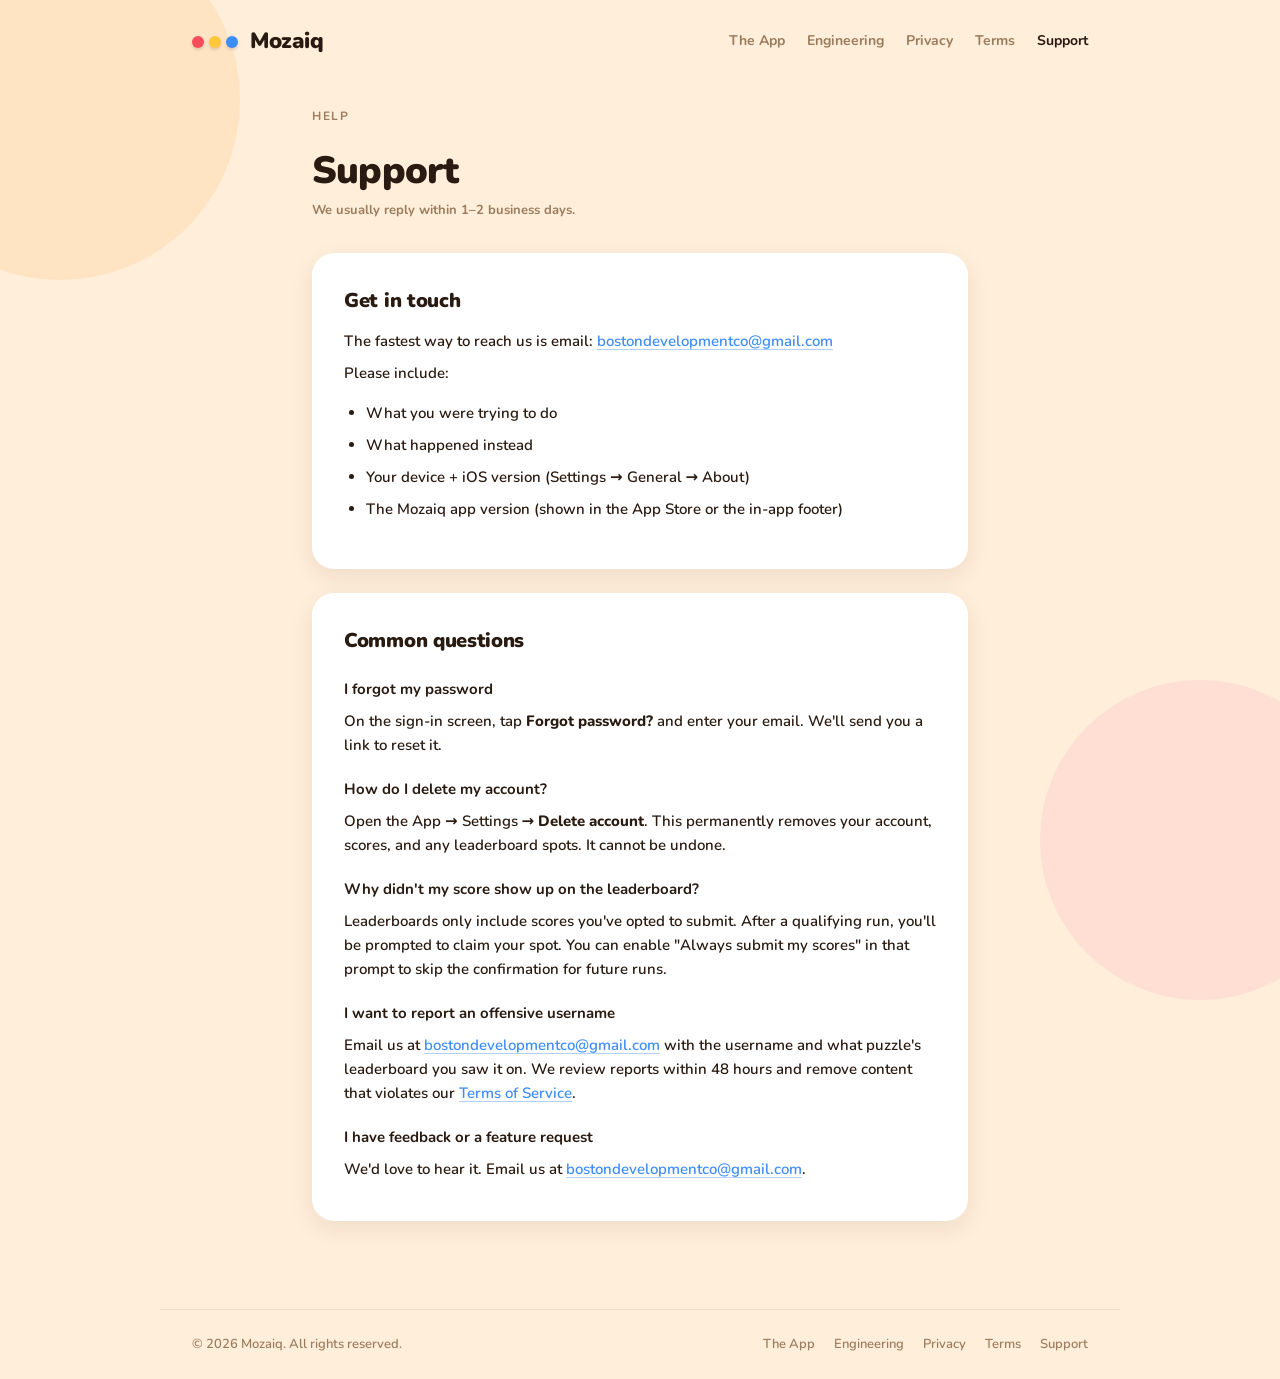
<file: support.html>
<!DOCTYPE html>
<html lang="en">
<head>
  <meta charset="UTF-8" />
  <meta name="viewport" content="width=device-width, initial-scale=1.0" />
  <title>Support — Mozaiq</title>
  <meta name="description" content="Get help with Mozaiq. Report a bug, ask a question, or share feedback." />
  <link rel="preconnect" href="https://fonts.googleapis.com">
  <link rel="preconnect" href="https://fonts.gstatic.com" crossorigin>
  <link href="https://fonts.googleapis.com/css2?family=Nunito:wght@600;700;800;900&display=swap" rel="stylesheet">
  <link rel="stylesheet" href="style.css" />
  <link rel="icon" type="image/png" href="favicon.png" />
  <link rel="apple-touch-icon" href="favicon.png" />
</head>
<body>
  <nav class="nav">
    <a href="index.html" class="brand">
      <span class="brand-dots">
        <span class="d-r"></span>
        <span class="d-y"></span>
        <span class="d-b"></span>
      </span>
      <span class="brand-name">Mozaiq</span>
    </a>
    <div class="nav-links">
      <a href="index.html">The App</a>
      <a href="engineering.html">Engineering</a>
      <a href="privacy.html">Privacy</a>
      <a href="terms.html">Terms</a>
      <a href="support.html" class="active">Support</a>
    </div>
  </nav>

  <main>
    <p class="page-kicker">Help</p>
    <h1 class="page-title">Support</h1>
    <p class="page-updated">We usually reply within 1–2 business days.</p>

    <div class="card">
      <h2>Get in touch</h2>
      <p>The fastest way to reach us is email:
        <a href="mailto:bostondevelopmentco@gmail.com">bostondevelopmentco@gmail.com</a></p>
      <p>Please include:</p>
      <ul>
        <li>What you were trying to do</li>
        <li>What happened instead</li>
        <li>Your device + iOS version (Settings → General → About)</li>
        <li>The Mozaiq app version (shown in the App Store or the in-app footer)</li>
      </ul>
    </div>

    <div class="card">
      <h2>Common questions</h2>

      <h3>I forgot my password</h3>
      <p>On the sign-in screen, tap <strong>Forgot password?</strong> and enter your
        email. We'll send you a link to reset it.</p>

      <h3>How do I delete my account?</h3>
      <p>Open the App → Settings → <strong>Delete account</strong>. This permanently
        removes your account, scores, and any leaderboard spots. It cannot be undone.</p>

      <h3>Why didn't my score show up on the leaderboard?</h3>
      <p>Leaderboards only include scores you've opted to submit. After a qualifying
        run, you'll be prompted to claim your spot. You can enable "Always submit my
        scores" in that prompt to skip the confirmation for future runs.</p>

      <h3>I want to report an offensive username</h3>
      <p>Email us at <a href="mailto:bostondevelopmentco@gmail.com">bostondevelopmentco@gmail.com</a> with the
        username and what puzzle's leaderboard you saw it on. We review reports within
        48 hours and remove content that violates our
        <a href="terms.html">Terms of Service</a>.</p>

      <h3>I have feedback or a feature request</h3>
      <p>We'd love to hear it. Email us at
        <a href="mailto:bostondevelopmentco@gmail.com">bostondevelopmentco@gmail.com</a>.</p>
    </div>
  </main>

  <footer>
    <span>© <span id="year">2026</span> Mozaiq. All rights reserved.</span>
    <span>
      <a href="index.html">The App</a>
      <a href="engineering.html">Engineering</a>
      <a href="privacy.html">Privacy</a>
      <a href="terms.html">Terms</a>
      <a href="support.html">Support</a>
    </span>
  </footer>

  <script>document.getElementById('year').textContent = new Date().getFullYear();</script>
</body>
</html>
</file>
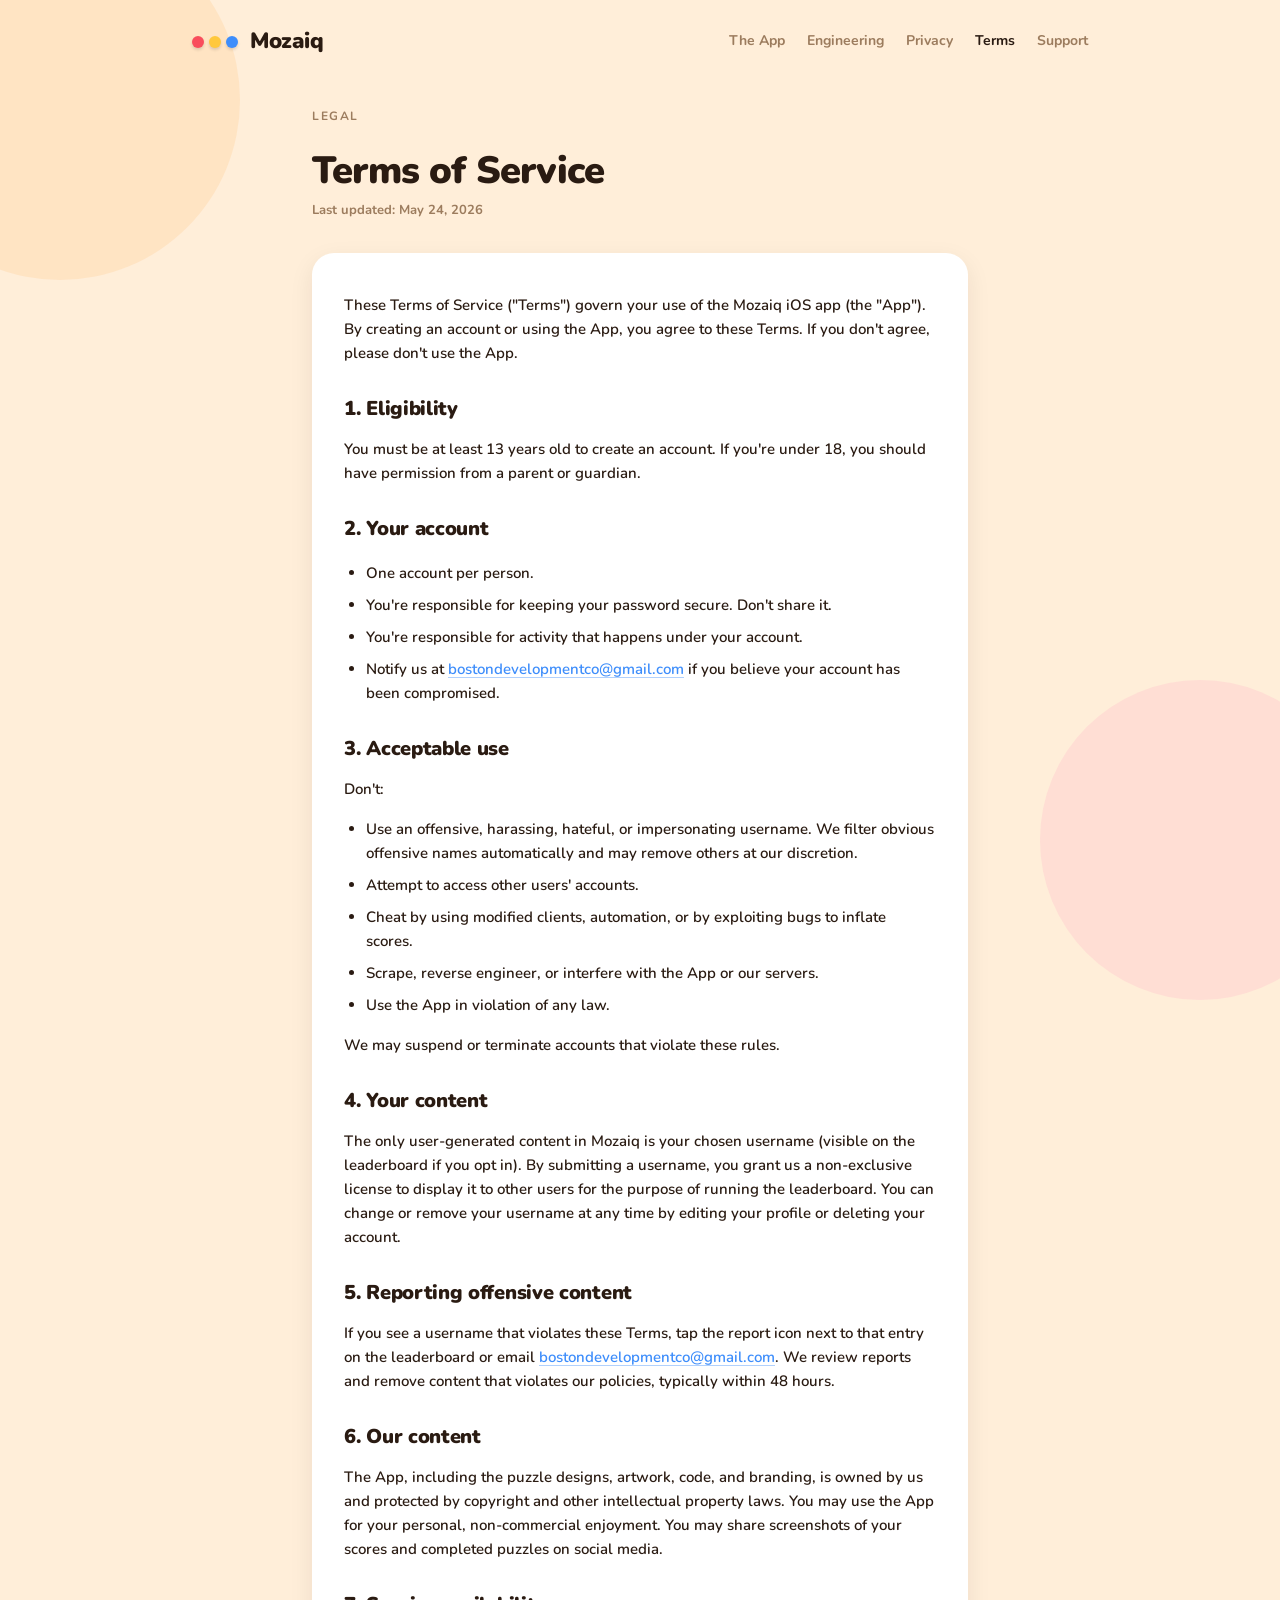
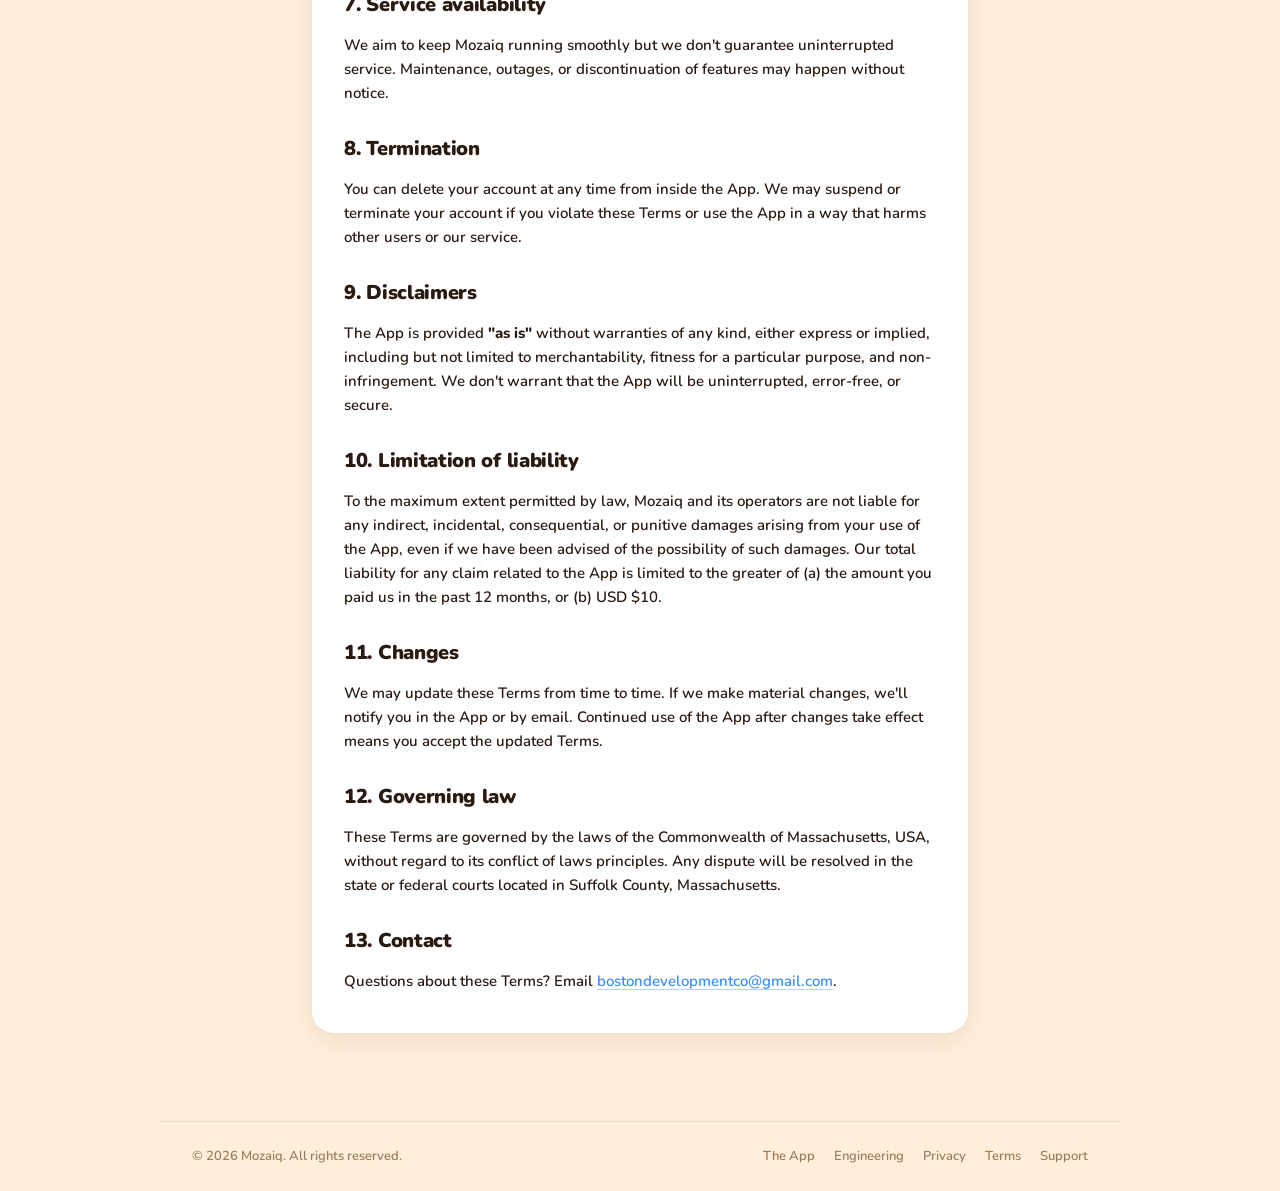
<file: terms.html>
<!DOCTYPE html>
<html lang="en">
<head>
  <meta charset="UTF-8" />
  <meta name="viewport" content="width=device-width, initial-scale=1.0" />
  <title>Terms of Service — Mozaiq</title>
  <meta name="description" content="The terms of service for the Mozaiq iOS app." />
  <link rel="preconnect" href="https://fonts.googleapis.com">
  <link rel="preconnect" href="https://fonts.gstatic.com" crossorigin>
  <link href="https://fonts.googleapis.com/css2?family=Nunito:wght@600;700;800;900&display=swap" rel="stylesheet">
  <link rel="stylesheet" href="style.css" />
  <link rel="icon" type="image/png" href="favicon.png" />
  <link rel="apple-touch-icon" href="favicon.png" />
</head>
<body>
  <nav class="nav">
    <a href="index.html" class="brand">
      <span class="brand-dots">
        <span class="d-r"></span>
        <span class="d-y"></span>
        <span class="d-b"></span>
      </span>
      <span class="brand-name">Mozaiq</span>
    </a>
    <div class="nav-links">
      <a href="index.html">The App</a>
      <a href="engineering.html">Engineering</a>
      <a href="privacy.html">Privacy</a>
      <a href="terms.html" class="active">Terms</a>
      <a href="support.html">Support</a>
    </div>
  </nav>

  <main>
    <p class="page-kicker">Legal</p>
    <h1 class="page-title">Terms of Service</h1>
    <p class="page-updated">Last updated: <span id="updated">May 24, 2026</span></p>

    <div class="card">
      <p>
        These Terms of Service ("Terms") govern your use of the Mozaiq iOS app (the
        "App"). By creating an account or using the App, you agree to these Terms.
        If you don't agree, please don't use the App.
      </p>

      <h2>1. Eligibility</h2>
      <p>You must be at least 13 years old to create an account. If you're under 18,
        you should have permission from a parent or guardian.</p>

      <h2>2. Your account</h2>
      <ul>
        <li>One account per person.</li>
        <li>You're responsible for keeping your password secure. Don't share it.</li>
        <li>You're responsible for activity that happens under your account.</li>
        <li>Notify us at <a href="mailto:bostondevelopmentco@gmail.com">bostondevelopmentco@gmail.com</a> if
          you believe your account has been compromised.</li>
      </ul>

      <h2>3. Acceptable use</h2>
      <p>Don't:</p>
      <ul>
        <li>Use an offensive, harassing, hateful, or impersonating username. We filter
          obvious offensive names automatically and may remove others at our discretion.</li>
        <li>Attempt to access other users' accounts.</li>
        <li>Cheat by using modified clients, automation, or by exploiting bugs to inflate
          scores.</li>
        <li>Scrape, reverse engineer, or interfere with the App or our servers.</li>
        <li>Use the App in violation of any law.</li>
      </ul>
      <p>We may suspend or terminate accounts that violate these rules.</p>

      <h2>4. Your content</h2>
      <p>The only user-generated content in Mozaiq is your chosen username (visible
        on the leaderboard if you opt in). By submitting a username, you grant us a
        non-exclusive license to display it to other users for the purpose of running
        the leaderboard. You can change or remove your username at any time by editing
        your profile or deleting your account.</p>

      <h2>5. Reporting offensive content</h2>
      <p>If you see a username that violates these Terms, tap the report icon next to
        that entry on the leaderboard or email
        <a href="mailto:bostondevelopmentco@gmail.com">bostondevelopmentco@gmail.com</a>. We review reports
        and remove content that violates our policies, typically within 48 hours.</p>

      <h2>6. Our content</h2>
      <p>The App, including the puzzle designs, artwork, code, and branding, is owned
        by us and protected by copyright and other intellectual property laws. You may
        use the App for your personal, non-commercial enjoyment. You may share screenshots
        of your scores and completed puzzles on social media.</p>

      <h2>7. Service availability</h2>
      <p>We aim to keep Mozaiq running smoothly but we don't guarantee uninterrupted
        service. Maintenance, outages, or discontinuation of features may happen
        without notice.</p>

      <h2>8. Termination</h2>
      <p>You can delete your account at any time from inside the App. We may suspend
        or terminate your account if you violate these Terms or use the App in a way
        that harms other users or our service.</p>

      <h2>9. Disclaimers</h2>
      <p>The App is provided <strong>"as is"</strong> without warranties of any kind,
        either express or implied, including but not limited to merchantability, fitness
        for a particular purpose, and non-infringement. We don't warrant that the App
        will be uninterrupted, error-free, or secure.</p>

      <h2>10. Limitation of liability</h2>
      <p>To the maximum extent permitted by law, Mozaiq and its operators are not
        liable for any indirect, incidental, consequential, or punitive damages arising
        from your use of the App, even if we have been advised of the possibility of
        such damages. Our total liability for any claim related to the App is limited
        to the greater of (a) the amount you paid us in the past 12 months, or
        (b) USD $10.</p>

      <h2>11. Changes</h2>
      <p>We may update these Terms from time to time. If we make material changes,
        we'll notify you in the App or by email. Continued use of the App after changes
        take effect means you accept the updated Terms.</p>

      <h2>12. Governing law</h2>
      <p>These Terms are governed by the laws of the Commonwealth of Massachusetts,
        USA, without regard to its conflict of laws principles. Any dispute will be
        resolved in the state or federal courts located in Suffolk County, Massachusetts.</p>

      <h2>13. Contact</h2>
      <p>Questions about these Terms? Email
        <a href="mailto:bostondevelopmentco@gmail.com">bostondevelopmentco@gmail.com</a>.</p>
    </div>
  </main>

  <footer>
    <span>© <span id="year">2026</span> Mozaiq. All rights reserved.</span>
    <span>
      <a href="index.html">The App</a>
      <a href="engineering.html">Engineering</a>
      <a href="privacy.html">Privacy</a>
      <a href="terms.html">Terms</a>
      <a href="support.html">Support</a>
    </span>
  </footer>

  <script>document.getElementById('year').textContent = new Date().getFullYear();</script>
</body>
</html>
</file>
<file: style.css>
/* Mozaiq site — shared styles
   Matches the in-app palette and typography. */

:root {
  --bg: #FFEED9;
  --bg-alt: #FFE3C2;
  --panel: #FFFFFF;
  --ink: #2A1B12;
  --muted: #9C7C5E;
  --R: #F94D5C;
  --Y: #FFC83C;
  --B: #3D8DFB;
}

* { box-sizing: border-box; }

html, body {
  margin: 0;
  padding: 0;
  background: var(--bg);
  color: var(--ink);
  font-family: 'Nunito', system-ui, -apple-system, sans-serif;
  font-weight: 600;
  line-height: 1.6;
  -webkit-font-smoothing: antialiased;
  overflow-x: hidden;        /* safety: fixed-position decorative blobs can poke off-canvas */
}

body {
  min-height: 100vh;
  display: flex;
  flex-direction: column;
}

/* Decorative blobs (subtle, behind content) */
body::before, body::after {
  content: '';
  position: fixed;
  border-radius: 50%;
  z-index: 0;
  pointer-events: none;
}
body::before {
  width: 360px; height: 360px;
  background: #FFD7A8;
  opacity: 0.45;
  top: -80px; left: -120px;
}
body::after {
  width: 320px; height: 320px;
  background: #FFC0CB;
  opacity: 0.35;
  bottom: -100px; right: -80px;
}

/* Top nav */
.nav {
  position: relative;
  z-index: 1;
  padding: 24px 32px;
  display: flex;
  align-items: center;
  justify-content: space-between;
  max-width: 960px;
  margin: 0 auto;
  width: 100%;
}
.brand {
  display: flex;
  align-items: center;
  gap: 12px;
  text-decoration: none;
  color: var(--ink);
}
.brand-dots {
  display: flex;
  gap: 5px;
}
.brand-dots span {
  width: 12px; height: 12px;
  border-radius: 50%;
  box-shadow: 0 2px 3px rgba(42,27,18,0.15);
}
.brand-dots .d-r { background: var(--R); }
.brand-dots .d-y { background: var(--Y); }
.brand-dots .d-b { background: var(--B); }
.brand-name {
  font-weight: 900;
  font-size: 22px;
  letter-spacing: -0.5px;
}
.nav-links {
  display: flex;
  gap: 22px;
  font-size: 14px;
  font-weight: 700;
}
.nav-links a {
  color: var(--muted);
  text-decoration: none;
  transition: color 0.15s ease;
}
.nav-links a:hover { color: var(--ink); }
.nav-links a.active { color: var(--ink); }

/* Main content */
main {
  flex: 1;
  position: relative;
  z-index: 1;
  max-width: 720px;
  width: 100%;
  margin: 0 auto;
  padding: 24px 32px 64px;
}

.page-title {
  font-weight: 900;
  font-size: 38px;
  letter-spacing: -0.8px;
  line-height: 1.1;
  margin: 24px 0 8px;
}
.page-kicker {
  font-weight: 700;
  font-size: 12px;
  color: var(--muted);
  text-transform: uppercase;
  letter-spacing: 1.5px;
  margin: 0;
}
.page-updated {
  font-weight: 700;
  font-size: 13px;
  color: var(--muted);
  margin: 8px 0 32px;
}

/* Content card */
.card {
  background: var(--panel);
  border-radius: 22px;
  padding: 32px;
  box-shadow: 0 8px 24px rgba(42,27,18,0.08);
  margin-bottom: 24px;
}

.card h2 {
  font-weight: 900;
  font-size: 20px;
  margin: 28px 0 12px;
  letter-spacing: -0.3px;
}
.card h2:first-child { margin-top: 0; }

.card h3 {
  font-weight: 700;
  font-size: 15px;
  margin: 20px 0 6px;
  color: var(--ink);
}

.card p, .card li {
  font-size: 15px;
  color: var(--ink);
  margin: 8px 0;
}
.card ul, .card ol {
  padding-left: 22px;
}
.card a {
  color: var(--B);
  text-decoration: underline;
  text-decoration-color: rgba(61,141,251,0.4);
  text-underline-offset: 3px;
}
.card a:hover {
  text-decoration-color: var(--B);
}
.card strong { font-weight: 800; }

/* Landing hero */
.hero {
  text-align: center;
  padding: 48px 0 32px;
}
.hero .brand-dots {
  justify-content: center;
  margin: 0 auto 16px;
  gap: 10px;
}
.hero .brand-dots span {
  width: 22px; height: 22px;
}
.hero h1 {
  font-weight: 900;
  font-size: 64px;
  letter-spacing: -1.5px;
  margin: 0 0 8px;
}
.hero .tagline {
  font-weight: 700;
  font-size: 18px;
  color: var(--muted);
  margin: 0 0 24px;
}
.hero .description {
  font-size: 16px;
  max-width: 480px;
  margin: 0 auto 32px;
  color: var(--ink);
}

/* Big link cards on landing */
.link-grid {
  display: grid;
  grid-template-columns: repeat(auto-fit, minmax(220px, 1fr));
  gap: 16px;
  margin: 32px 0;
}
.link-card {
  background: var(--panel);
  border-radius: 18px;
  padding: 20px;
  text-decoration: none;
  color: var(--ink);
  box-shadow: 0 4px 12px rgba(42,27,18,0.06);
  transition: transform 0.15s ease, box-shadow 0.15s ease;
}
.link-card:hover {
  transform: translateY(-2px);
  box-shadow: 0 8px 20px rgba(42,27,18,0.10);
}
.link-card-title {
  font-weight: 900;
  font-size: 16px;
  margin: 0 0 4px;
}
.link-card-sub {
  font-weight: 600;
  font-size: 13px;
  color: var(--muted);
  margin: 0;
}

/* Footer */
footer {
  position: relative;
  z-index: 1;
  padding: 24px 32px;
  max-width: 960px;
  margin: 0 auto;
  width: 100%;
  border-top: 1px solid rgba(42,27,18,0.08);
  font-size: 13px;
  color: var(--muted);
  display: flex;
  justify-content: space-between;
  flex-wrap: wrap;
  gap: 12px;
}
footer a {
  color: var(--muted);
  text-decoration: none;
  margin-left: 16px;
}
footer a:hover { color: var(--ink); }

/* ─────────────────────────────────────────────────────────────
   Wide pages (marketing + engineering): widen main, allow rows
   ───────────────────────────────────────────────────────────── */
main.wide {
  max-width: 960px;
}

/* Hero CTA button (marketing page) */
.cta-row {
  display: flex;
  justify-content: center;
  gap: 12px;
  flex-wrap: wrap;
  margin: 8px 0 32px;
}
.btn {
  display: inline-flex;
  align-items: center;
  gap: 8px;
  background: var(--ink);
  color: var(--bg);
  font-family: inherit;
  font-weight: 800;
  font-size: 15px;
  text-decoration: none;
  padding: 14px 22px;
  border-radius: 999px;
  box-shadow: 0 6px 14px rgba(42,27,18,0.18);
  transition: transform 0.15s ease, box-shadow 0.15s ease;
}
.btn:hover {
  transform: translateY(-1px);
  box-shadow: 0 10px 20px rgba(42,27,18,0.22);
}
.btn-secondary {
  background: var(--panel);
  color: var(--ink);
  box-shadow: 0 4px 12px rgba(42,27,18,0.10);
}

/* Screenshot strip — phone frames in a row */
.screenshot-strip {
  display: grid;
  grid-template-columns: repeat(3, 1fr);
  gap: 20px;
  margin: 32px 0 48px;
  align-items: end;
}
.screenshot {
  background: var(--panel);
  border-radius: 28px;
  padding: 10px;
  box-shadow: 0 12px 28px rgba(42,27,18,0.12);
  overflow: hidden;
}
.screenshot img {
  width: 100%;
  height: auto;
  display: block;
  border-radius: 22px;
}
/* Captioned arc — used for the empty → mid → completed gameplay progression */
.arc {
  margin: 48px 0;
}
.arc-title {
  text-align: center;
  font-weight: 900;
  font-size: 28px;
  letter-spacing: -0.5px;
  margin: 0 0 6px;
}
.arc-sub {
  text-align: center;
  color: var(--muted);
  font-weight: 700;
  margin: 0 0 24px;
}

/* Feature rows — alternating image / copy */
.feature-row {
  display: grid;
  grid-template-columns: 1fr 1.2fr;
  gap: 40px;
  align-items: center;
  margin: 48px 0;
}
.feature-row.reverse {
  grid-template-columns: 1.2fr 1fr;
}
.feature-row.reverse .feature-shot {
  order: 2;
}
.feature-shot {
  background: var(--panel);
  border-radius: 28px;
  padding: 10px;
  box-shadow: 0 12px 28px rgba(42,27,18,0.12);
}
.feature-shot img {
  width: 100%;
  height: auto;
  display: block;
  border-radius: 22px;
}
.feature-shot .screenshot-placeholder {
  aspect-ratio: 9 / 19.5;
}
.feature-copy h2 {
  font-weight: 900;
  font-size: 32px;
  letter-spacing: -0.6px;
  line-height: 1.15;
  margin: 0 0 12px;
}
.feature-copy .lede {
  font-size: 17px;
  color: var(--muted);
  font-weight: 700;
  margin: 0 0 20px;
}
.feature-copy ol, .feature-copy ul {
  padding-left: 22px;
  font-size: 15px;
}
.feature-copy li { margin: 8px 0; }
.feature-copy li strong { font-weight: 800; }

/* Color-accent words (for hero headlines) */
.accent-r { color: var(--R); }
.accent-y { color: #E6A800; } /* darker yellow for contrast on beige */
.accent-b { color: var(--B); }
.accent-g { color: #2E9C4F; }
.accent-o { color: #E26A1F; }
.accent-p { color: #8B4FB5; }

/* ─────────────────────────────────────────────────────────────
   Engineering page components
   ───────────────────────────────────────────────────────────── */

/* Lede paragraph under page title */
.page-lede {
  font-size: 18px;
  color: var(--ink);
  font-weight: 700;
  margin: 0 0 32px;
  max-width: 640px;
}

/* Stat grid — "at a glance" numbers */
.stat-grid {
  display: grid;
  grid-template-columns: repeat(auto-fit, minmax(180px, 1fr));
  gap: 16px;
  margin: 24px 0 32px;
}
.stat {
  background: var(--panel);
  border-radius: 18px;
  padding: 20px;
  box-shadow: 0 4px 12px rgba(42,27,18,0.06);
}
.stat-num {
  font-weight: 900;
  font-size: 28px;
  letter-spacing: -0.5px;
  color: var(--ink);
  margin: 0 0 4px;
  line-height: 1.1;
}
.stat-label {
  font-weight: 700;
  font-size: 13px;
  color: var(--muted);
  margin: 0;
}

/* Tech-stack pills, grouped by surface */
.stack-group {
  margin: 16px 0 24px;
}
.stack-group h3 {
  font-weight: 700;
  font-size: 12px;
  text-transform: uppercase;
  letter-spacing: 1.5px;
  color: var(--muted);
  margin: 16px 0 10px;
}
.tech-tags {
  display: flex;
  flex-wrap: wrap;
  gap: 8px;
}
.tech-tag {
  background: var(--bg-alt);
  color: var(--ink);
  font-weight: 700;
  font-size: 13px;
  padding: 6px 12px;
  border-radius: 999px;
}

/* Pipeline diagram — vertical stages with connectors */
.pipeline {
  display: flex;
  flex-direction: column;
  gap: 0;
  margin: 20px 0;
}
.pipeline-stage {
  background: var(--bg-alt);
  border-radius: 14px;
  padding: 14px 18px;
  position: relative;
}
.pipeline-stage + .pipeline-stage {
  margin-top: 24px;
}
.pipeline-stage + .pipeline-stage::before {
  content: '';
  position: absolute;
  top: -18px;
  left: 28px;
  width: 2px;
  height: 12px;
  background: var(--muted);
  opacity: 0.4;
  border-radius: 2px;
}
.pipeline-stage-name {
  font-weight: 900;
  font-size: 15px;
  margin: 0 0 4px;
  color: var(--ink);
}
.pipeline-stage-detail {
  font-size: 13px;
  color: var(--muted);
  margin: 0;
  font-weight: 600;
}
.pipeline-stage-detail code {
  background: var(--panel);
  color: var(--ink);
  padding: 1px 6px;
  border-radius: 4px;
  font-size: 12px;
}

/* Inline code style */
code.path {
  background: var(--bg-alt);
  color: var(--ink);
  padding: 1px 6px;
  border-radius: 4px;
  font-size: 13px;
  font-family: ui-monospace, SFMono-Regular, Menlo, monospace;
  font-weight: 700;
}

/* Color swatch row */
.swatch-row {
  display: flex;
  gap: 10px;
  flex-wrap: wrap;
  margin: 12px 0 20px;
}
.swatch {
  width: 56px;
  height: 56px;
  border-radius: 14px;
  box-shadow: 0 4px 10px rgba(42,27,18,0.12);
  display: flex;
  align-items: flex-end;
  justify-content: center;
  padding-bottom: 4px;
  font-size: 11px;
  font-weight: 800;
  color: rgba(255,255,255,0.95);
  text-shadow: 0 1px 2px rgba(0,0,0,0.25);
}

/* Single screenshot embedded inline (for engineering page) */
.inline-shot {
  max-width: 280px;
  margin: 24px auto;
  background: var(--panel);
  border-radius: 28px;
  padding: 10px;
  box-shadow: 0 12px 28px rgba(42,27,18,0.12);
}
.inline-shot img {
  width: 100%;
  height: auto;
  display: block;
  border-radius: 22px;
}
.inline-shot .screenshot-placeholder {
  aspect-ratio: 9 / 19.5;
}

/* ─────────────────────────────────────────────────────────────
   Responsive
   ───────────────────────────────────────────────────────────── */

/* Nav: at ≤720px the 5 links + brand + 22px gaps cramp before
   anything else does. Stack vertically — brand on top, links wrap
   below in a centered row. Kicks in earlier than the 640px content
   rules below on purpose. */
@media (max-width: 720px) {
  .nav {
    flex-direction: column;
    align-items: center;
    gap: 14px;
    padding: 20px 20px 16px;
  }
  .nav-links {
    flex-wrap: wrap;
    justify-content: center;
    gap: 8px 18px;
    width: 100%;
  }
  .nav-links a {
    padding: 4px 2px;        /* taller tap target without changing visual rhythm */
  }
}

/* Phone-sized content tweaks */
@media (max-width: 640px) {
  main, footer { padding-left: 20px; padding-right: 20px; }
  .page-title { font-size: 30px; }
  .hero { padding: 36px 0 24px; }
  .hero h1 { font-size: 48px; }
  .hero .tagline { font-size: 16px; }
  .card { padding: 24px; }
  .screenshot-strip { grid-template-columns: 1fr; max-width: 320px; margin-left: auto; margin-right: auto; }
  .feature-row, .feature-row.reverse {
    grid-template-columns: 1fr;
    gap: 24px;
  }
  .feature-row.reverse .feature-shot { order: 0; }
  .feature-shot, .inline-shot { max-width: 320px; margin-left: auto; margin-right: auto; }
  .feature-copy h2 { font-size: 26px; }
  .arc-title { font-size: 24px; }
  .stat-num { font-size: 24px; }
  .stat-grid { grid-template-columns: 1fr 1fr; }

  /* Footer: stack copyright on top, links wrap-centered below */
  footer {
    flex-direction: column;
    align-items: center;
    text-align: center;
    gap: 10px;
  }
  footer > span:last-child {
    display: flex;
    flex-wrap: wrap;
    justify-content: center;
    gap: 6px 14px;
  }
  footer a {
    margin-left: 0;
  }
}

/* Small phones (iPhone SE 1st gen 320px, iPhone 12 mini 360px, iPhone 14 375px).
   Hero/title shrink so they don't push the viewport; CTA buttons stack;
   decorative background blobs shrink so they don't crowd content. */
@media (max-width: 400px) {
  .nav { padding: 16px 16px 12px; }
  .nav-links { font-size: 13px; gap: 6px 14px; }
  main { padding-left: 16px; padding-right: 16px; }
  footer { padding-left: 16px; padding-right: 16px; font-size: 12px; }

  .hero h1 { font-size: 42px; letter-spacing: -1px; }
  .hero .tagline { font-size: 15px; }
  .hero .description { font-size: 15px; }
  .page-title { font-size: 26px; letter-spacing: -0.5px; }
  .card { padding: 20px; border-radius: 18px; }
  .card h2 { font-size: 18px; }
  .feature-copy h2 { font-size: 22px; }

  .stat-grid { grid-template-columns: 1fr; }
  .stat-num { font-size: 26px; }

  /* Decorative blobs — shrink + pull farther off-canvas on small screens */
  body::before { width: 220px; height: 220px; top: -60px; left: -80px; }
  body::after  { width: 200px; height: 200px; bottom: -70px; right: -60px; }

  /* CTA buttons stack one-per-row */
  .cta-row { flex-direction: column; align-items: stretch; }
  .btn { justify-content: center; }
}
</file>
